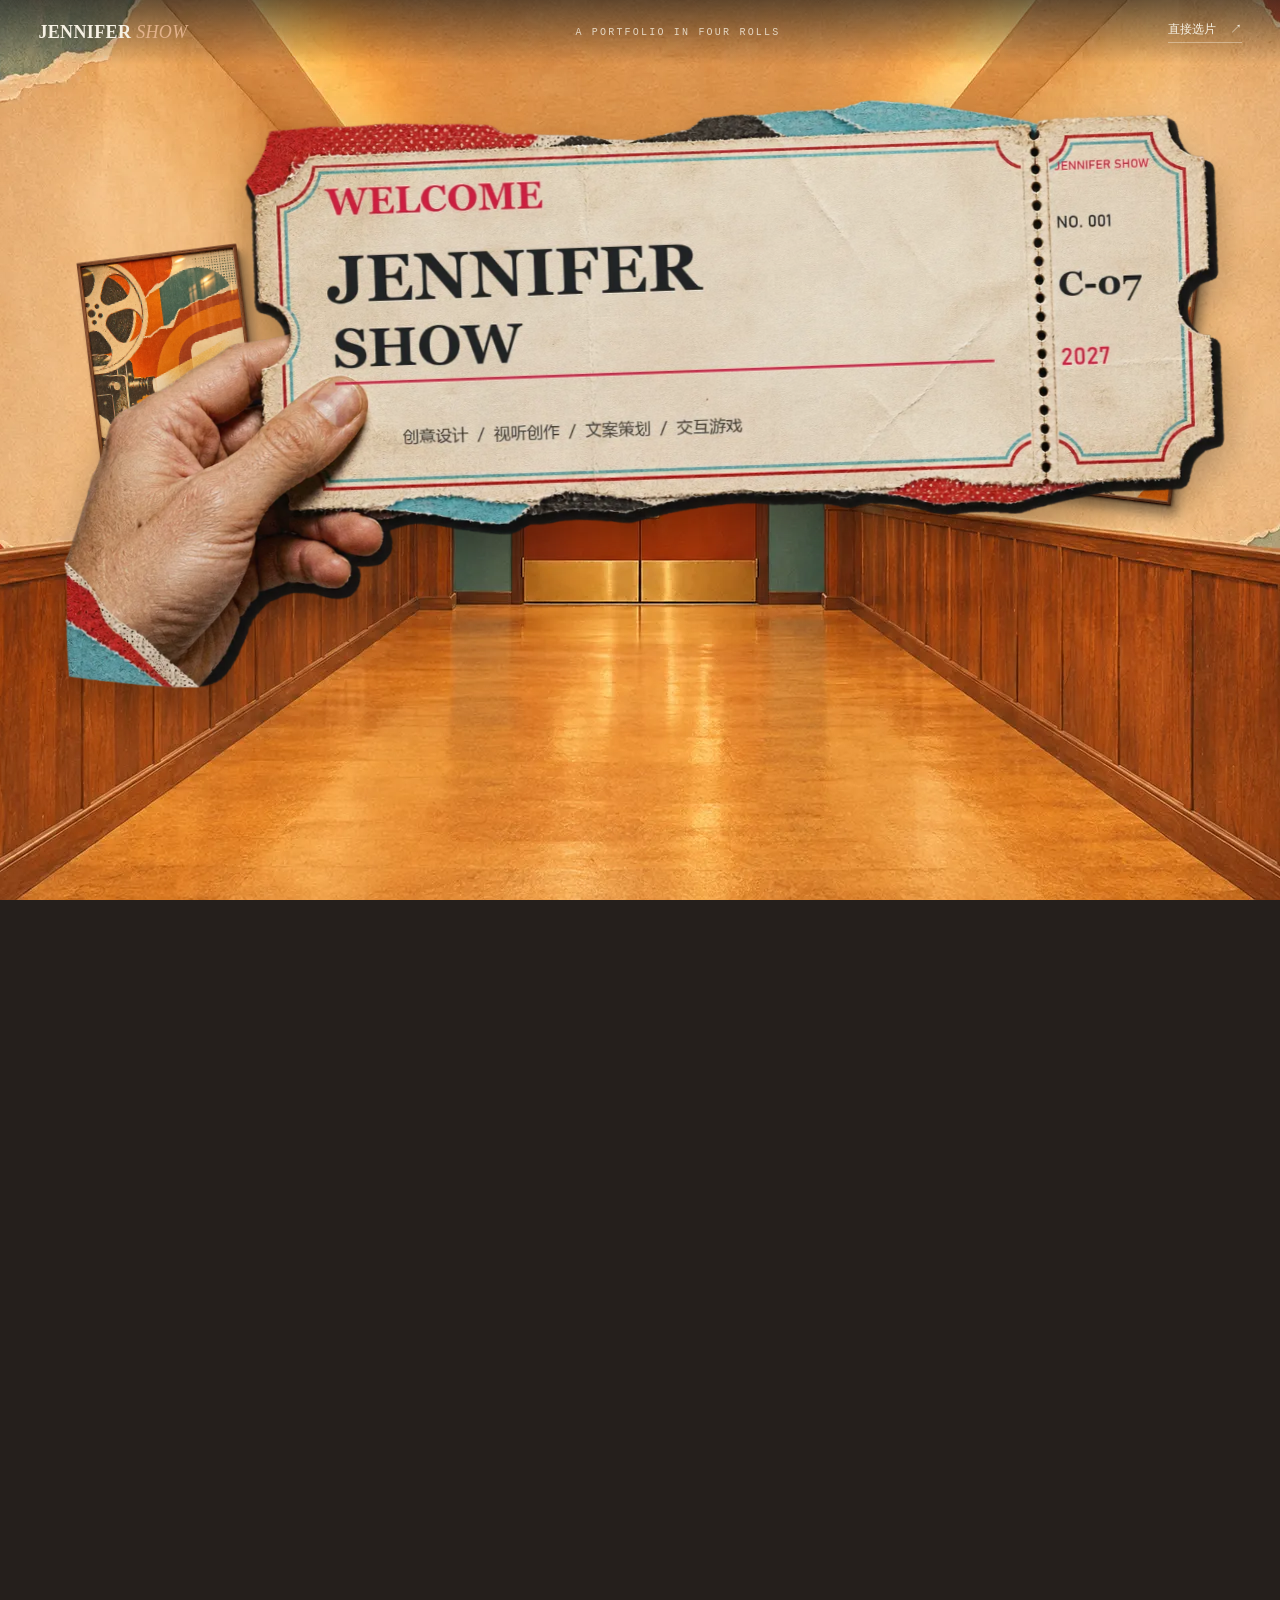
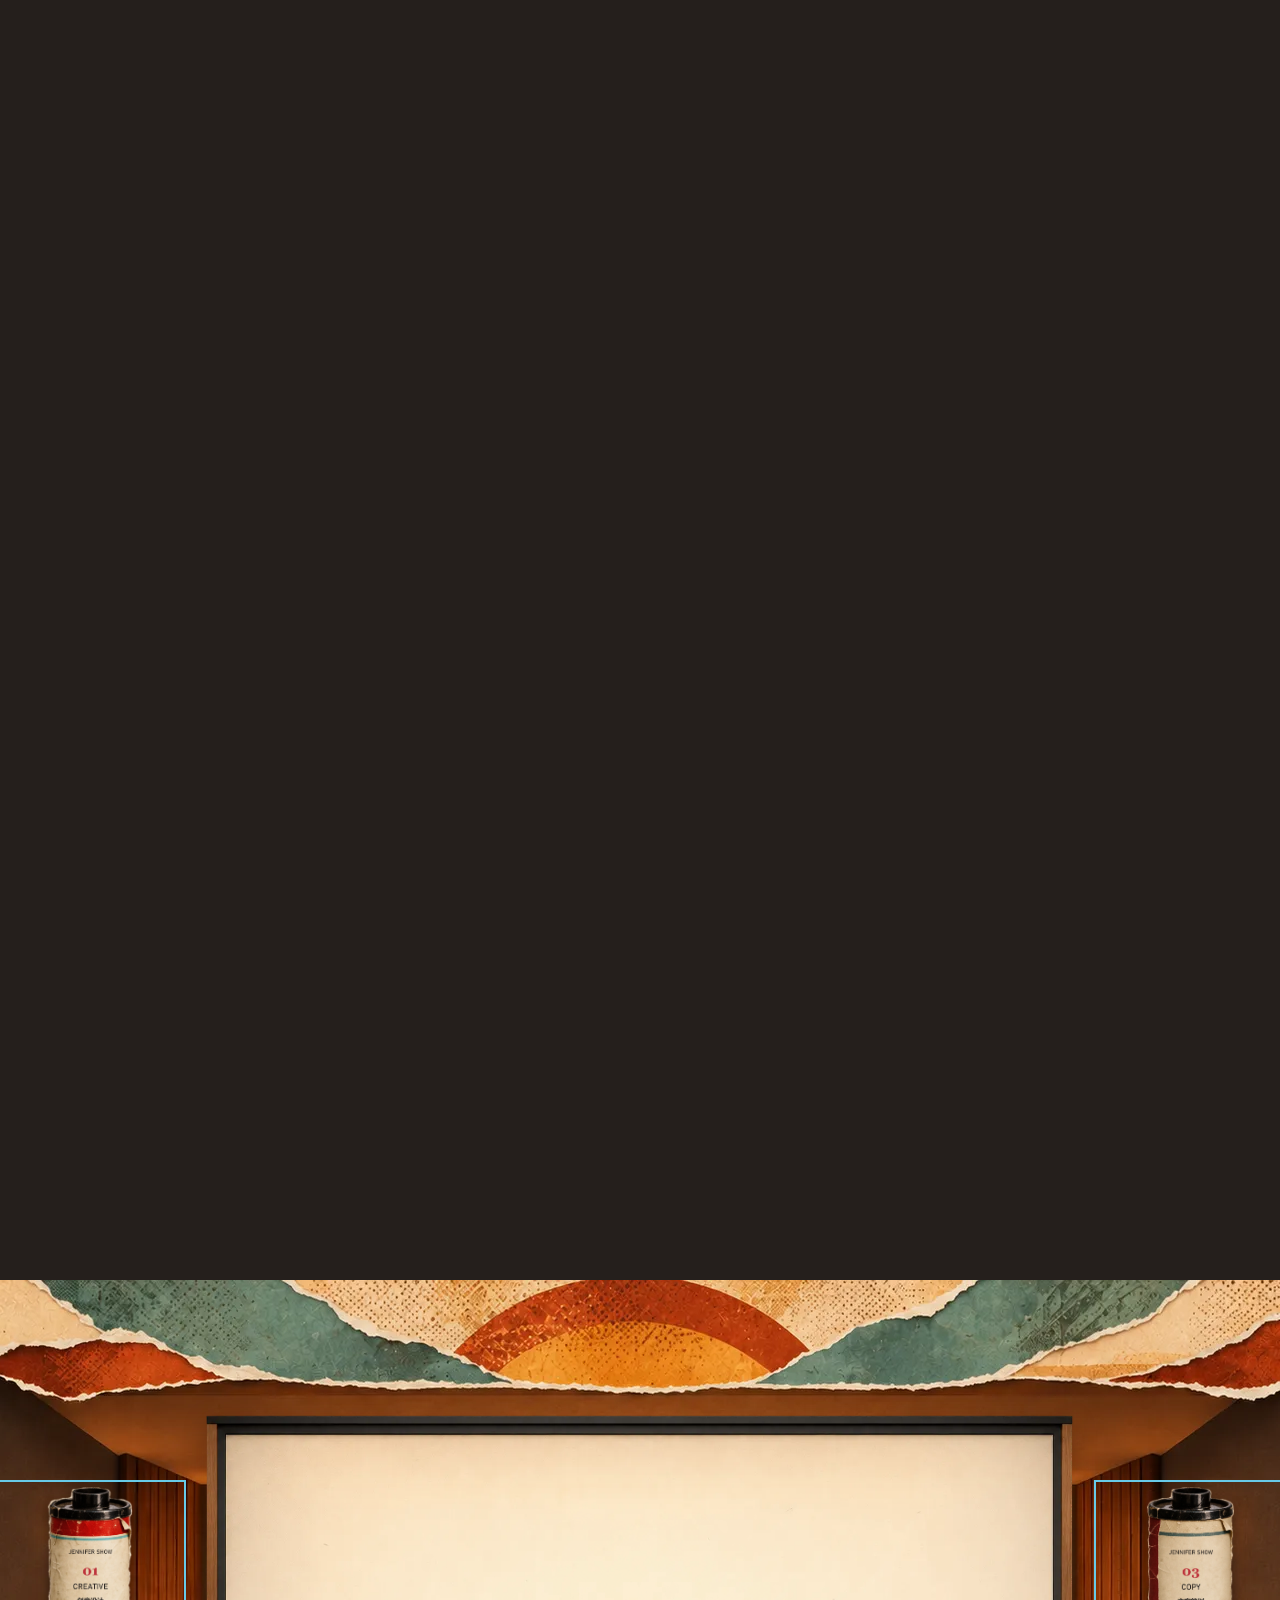
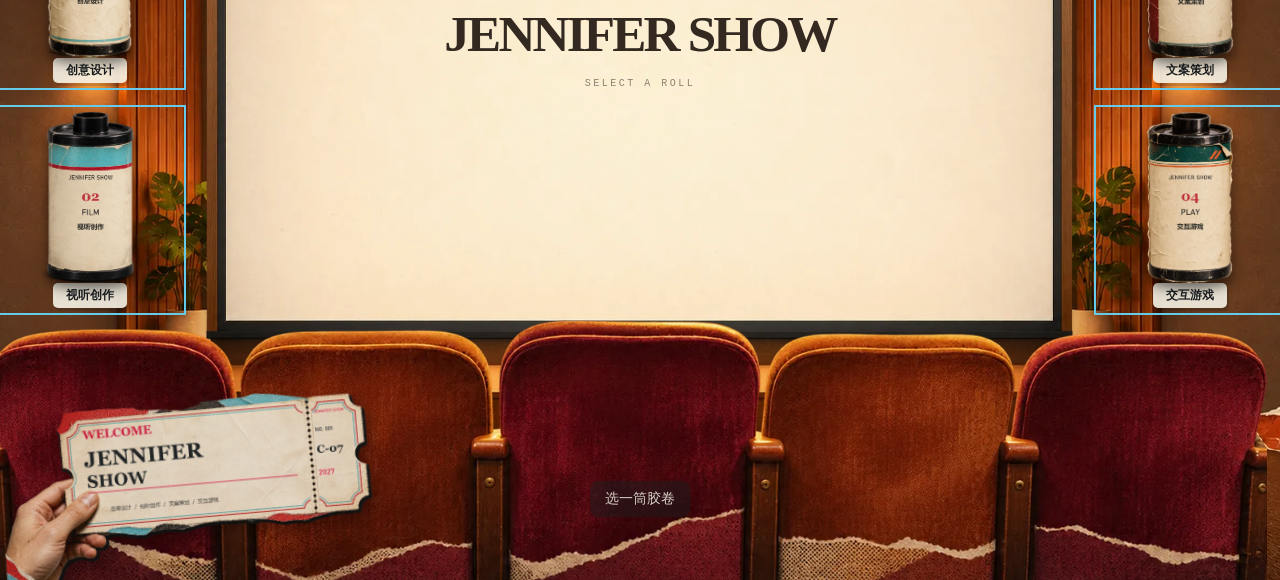
<file: index.html>
<!doctype html>
<html lang="zh-CN">
<head>
  <meta charset="utf-8">
  <meta name="viewport" content="width=device-width,initial-scale=1,viewport-fit=cover">
  <meta name="robots" content="noindex,nofollow">
  <meta name="theme-color" content="#251f1c">
  <meta name="description" content="Jennifer Show：一场可亲自走入、选片和翻阅的作品展。">
  <title>Jennifer Show｜影院作品集</title>
  <link rel="preload" as="image" href="assets__corridor.webp">
  <link rel="preload" as="image" href="assets__ticket.webp">
  <link rel="stylesheet" href="style.css">
  <link rel="stylesheet" href="content.css">
  <script defer src="portfolio-data.js"></script>
  <script defer src="app.js"></script>
</head>
<body>
  <header class="sitebar">
    <a class="brand" href="#top" aria-label="Jennifer Show，回到开场">JENNIFER <em>SHOW</em></a>
    <span class="sitebar-label">A PORTFOLIO IN FOUR ROLLS</span>
    <a class="skip-link" href="#cinema">直接选片 <span aria-hidden="true">↗</span></a>
  </header>

  <main id="top">
    <section id="intro" class="intro" aria-label="入场走廊">
      <div class="intro-stage">
        <img class="corridor-bg" src="assets__corridor.webp" alt="通往影院的暖色拼贴走廊">
        <img class="corridor-poster poster-left" src="assets__poster.webp" alt="" aria-hidden="true">
        <img class="corridor-poster poster-right" src="assets__poster.webp" alt="" aria-hidden="true">
        <img class="corridor-door" src="assets__doorframe.webp" alt="" aria-hidden="true">
        <img class="opening-ticket" src="assets__ticket.webp" alt="一只手举起写有 Welcome、Jennifer Show 的电影票">
        <div class="intro-hint" id="introHint" aria-live="polite">向上滑动，继续入场 <span aria-hidden="true">↑</span></div>
        <div class="cinema-glimpse" aria-hidden="true">
          <img class="glimpse-room" src="assets__room.webp" alt="">
          <img class="glimpse-screen" src="assets__screen.webp" alt="">
          <img class="glimpse-seats" src="assets__seats.webp" alt="">
        </div>
        <div class="curtain-pair" aria-hidden="true">
          <img class="curtain curtain-left" src="assets__curtain.webp" alt="">
          <img class="curtain curtain-right" src="assets__curtain.webp" alt="">
        </div>
      </div>
    </section>

    <section id="cinema" class="cinema" aria-label="选择作品胶卷">
      <img class="room-layer" src="assets__room.webp" alt="温暖的拼贴风格影院">
      <img class="screen-layer" src="assets__screen.webp" alt="" aria-hidden="true">
      <div class="screen-message" aria-hidden="true"><strong>JENNIFER SHOW</strong><small>SELECT A ROLL</small></div>
      <div class="canister-grid" aria-label="作品类别">
        <button class="roll roll-creative" type="button" data-roll="creative" aria-label="打开创意设计胶卷">
          <img src="assets__canister-creative.webp" alt=""><span>创意设计</span>
        </button>
        <button class="roll roll-audiovisual" type="button" data-roll="audiovisual" aria-label="打开视听创作胶卷">
          <img src="assets__canister-audiovisual.webp" alt=""><span>视听创作</span>
        </button>
        <button class="roll roll-copy" type="button" data-roll="copy" aria-label="打开文案策划胶卷">
          <img src="assets__canister-copy.webp" alt=""><span>文案策划</span>
        </button>
        <button class="roll roll-interactive" type="button" data-roll="interactive" aria-label="打开交互游戏胶卷">
          <img src="assets__canister-interactive.webp" alt=""><span>交互游戏</span>
        </button>
      </div>
      <img class="seats-layer" src="assets__seats.webp" alt="" aria-hidden="true">
      <img class="ticket-layer" src="assets__ticket.webp" alt="" aria-hidden="true">
      <div id="cinemaHint" class="cinema-hint" aria-live="polite">选一筒胶卷</div>
    </section>
  </main>

  <div id="viewer" class="viewer" role="dialog" aria-modal="true" aria-label="作品胶片" hidden>
    <div class="viewer-top"><span>JENNIFER SHOW</span><span id="rollLabel">ROLL 01</span><button id="closeViewer" type="button" aria-label="关闭作品，回到影院">×</button></div>
    <div class="film-system">
      <div class="filmstrip" aria-hidden="true"></div>
      <div class="work-window"><div id="workTrack" class="work-track"></div></div>
      <div class="reel-assembly" aria-hidden="true"><img id="activeCanister" src="assets__canister-creative.webp" alt=""><span class="spindle"></span></div>
    </div>
    <div class="viewer-controls">
      <button id="prevWork" type="button" aria-label="上一部作品">←</button>
      <span id="workCounter" aria-live="polite">01 / 02</span>
      <button id="nextWork" type="button" aria-label="下一部作品">→</button>
    </div>
    <div id="viewerHint" class="viewer-hint" aria-live="polite">左右切换 · 向下阅读</div>
  </div>
</body>
</html>
</file>
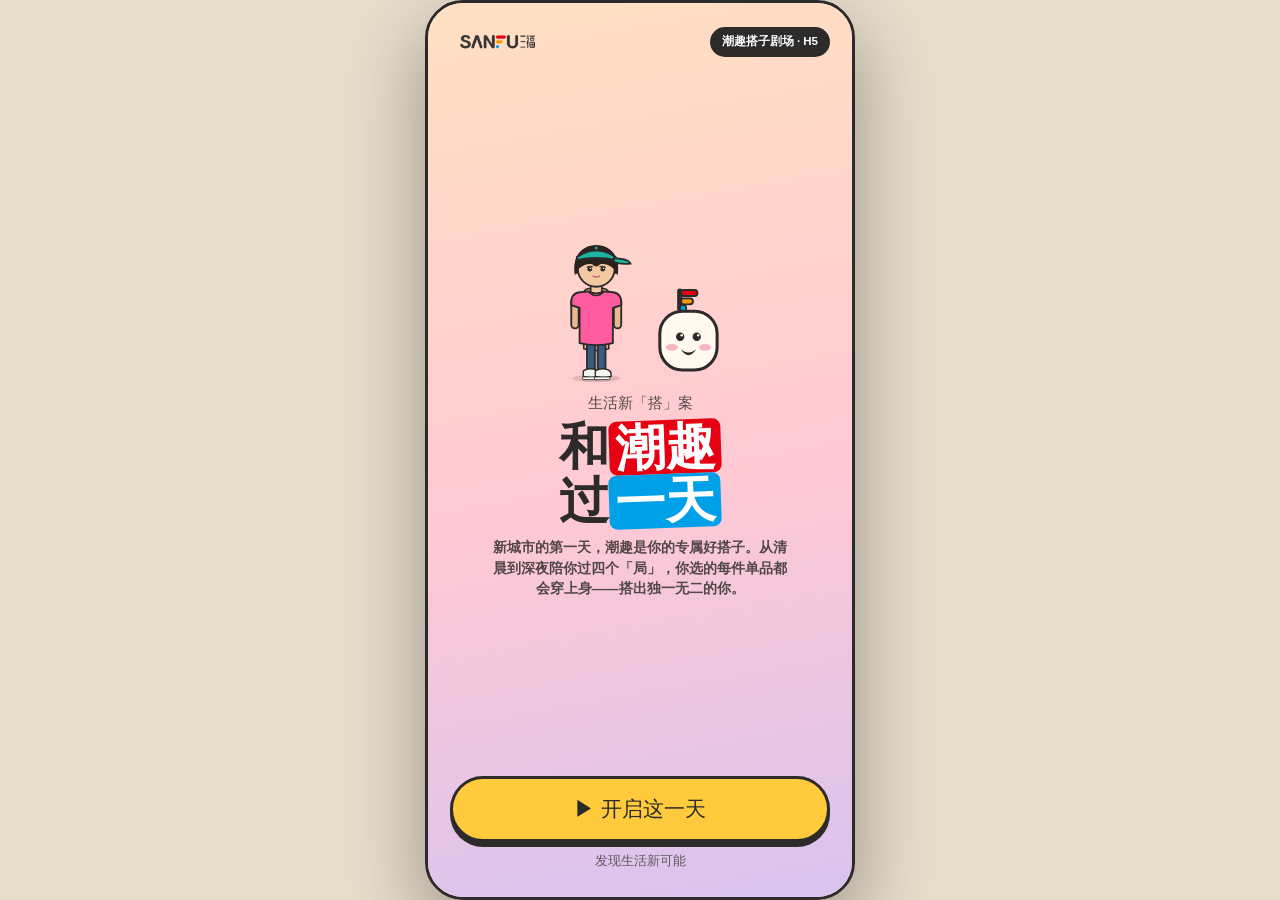
<file: sanfu.html>
<!DOCTYPE html>
<html lang="zh-CN">
<head>
<meta name="robots" content="noindex,nofollow">
<meta charset="UTF-8">
<meta name="viewport" content="width=device-width, initial-scale=1.0, maximum-scale=1.0, user-scalable=no, viewport-fit=cover">
<title>和潮趣过一天 | 三福潮趣搭子剧场</title>
<script src="html2canvas.min.js"></script>
<style>
:root{
  --ink:#2c2b2a;--red:#E70012;--orange:#F39801;--blue:#00A0E8;
  --yellow:#FFCB3D;--pink:#EC8FA0;--teal:#19B5A2;
  --cream:#FBF3E4;--cream2:#FFF9F0;
  --display:'ZCOOL KuaiLe','PingFang SC','Microsoft YaHei',sans-serif;
  --num:'Fredoka','PingFang SC',sans-serif;
  --body:'PingFang SC','Microsoft YaHei',-apple-system,sans-serif;
}
*{margin:0;padding:0;box-sizing:border-box;-webkit-tap-highlight-color:transparent;}
html,body{height:100%;}
body{font-family:var(--body);background:#e7ddcb;color:var(--ink);display:flex;align-items:center;justify-content:center;overflow:hidden;line-height:1.55;}
#app{position:relative;width:100%;max-width:430px;height:100dvh;max-height:932px;background:var(--cream);overflow:hidden;box-shadow:0 30px 80px rgba(0,0,0,.35);display:flex;flex-direction:column;}
@media(min-width:480px){#app{border-radius:38px;border:3px solid var(--ink);}}
.screen{position:absolute;inset:0;display:none;flex-direction:column;}
.screen.active{display:flex;animation:fade .45s ease both;}
@keyframes fade{from{opacity:0;transform:translateY(10px);}to{opacity:1;transform:none;}}

.brandimg{display:inline-block;height:1em;width:auto;vertical-align:middle;}
.brand{display:inline-flex;align-items:center;gap:.32em;font-family:var(--num);font-weight:700;color:var(--ink);line-height:1;}
.brand .lf{position:relative;display:inline-block;width:.62em;height:1em;}
.brand .lf .stem{position:absolute;left:.02em;top:0;width:.19em;height:1em;background:var(--ink);border-radius:.1em;}
.brand .lf .b1{position:absolute;left:.16em;top:.04em;width:.46em;height:.21em;background:var(--red);border-radius:.11em;}
.brand .lf .b2{position:absolute;left:.16em;top:.4em;width:.36em;height:.21em;background:var(--orange);border-radius:.11em;}
.brand .lf .d{position:absolute;left:.12em;bottom:.01em;width:.23em;height:.23em;background:var(--blue);border-radius:50%;}
.brand .cn{font-family:var(--display);font-size:.72em;margin-left:.12em;opacity:.92;}

.btn{font-family:var(--display);border:3px solid var(--ink);border-radius:999px;padding:15px 26px;font-size:20px;cursor:pointer;background:var(--ink);color:#fff;box-shadow:0 5px 0 var(--ink);transition:transform .12s,box-shadow .12s;display:inline-flex;align-items:center;justify-content:center;gap:8px;}
.btn:active{transform:translateY(4px);box-shadow:0 1px 0 var(--ink);}
.btn.yellow{background:var(--yellow);color:var(--ink);}
.btn.ghost{background:#fff;color:var(--ink);}
.btn.blue{background:var(--blue);color:#fff;}

/* ---- mascot 潮趣 ---- */
.mascot{animation:bob 2.6s ease-in-out infinite;overflow:visible;}
@keyframes bob{0%,100%{transform:translateY(0);}50%{transform:translateY(-5px);}}
.mascot .arms,.mascot .cheeks,.mascot .sparks{display:none;}
.mascot .m-open,.mascot .m-big,.mascot .m-flat,.mascot .qmark{display:none;}
.mascot[data-mood="think"] .m-smile,.mascot[data-mood="happy"] .m-smile,.mascot[data-mood="excited"] .m-smile,.mascot[data-mood="cheer"] .m-smile{display:none;}
.mascot[data-mood="think"] .m-flat,.mascot[data-mood="think"] .qmark{display:block;}
.mascot[data-mood="happy"] .m-open,.mascot[data-mood="happy"] .cheeks{display:block;}
.mascot[data-mood="excited"] .m-big,.mascot[data-mood="excited"] .cheeks,.mascot[data-mood="excited"] .sparks{display:block;}
.mascot[data-mood="cheer"] .m-big,.mascot[data-mood="cheer"] .cheeks,.mascot[data-mood="cheer"] .sparks,.mascot[data-mood="cheer"] .arms{display:block;}
@keyframes tw{0%,100%{transform:scale(1) rotate(0);}50%{transform:scale(1.25) rotate(20deg);}}
.mascot .sparks *{animation:tw 1.1s ease-in-out infinite;transform-origin:center;}

/* ---- topbar ---- */
.topbar{display:flex;align-items:center;gap:9px;padding:13px 16px 7px;z-index:6;}
.dots{display:flex;gap:5px;}
.dot{width:8px;height:8px;border-radius:50%;border:2px solid var(--ink);background:#fff;transition:.3s;}
.dot.on{background:var(--red);}.dot.cur{background:var(--yellow);transform:scale(1.35);}
.sync{flex:1;display:flex;align-items:center;gap:6px;}
.sync .lab{font-family:var(--display);font-size:11px;white-space:nowrap;}
.sync .track{flex:1;height:10px;border:2px solid var(--ink);border-radius:999px;background:#fff;overflow:hidden;max-width:96px;}
.sync .fill{height:100%;width:0;background:linear-gradient(90deg,var(--orange),var(--red));border-radius:999px;transition:width .8s cubic-bezier(.2,.9,.3,1);}
.sync .pct{font-family:var(--num);font-weight:700;font-size:11px;width:32px;text-align:right;}
.sndbtn{width:34px;height:34px;border:2.5px solid var(--ink);border-radius:50%;background:#fff;font-size:15px;cursor:pointer;flex:0 0 auto;display:flex;align-items:center;justify-content:center;}

/* ---- scene (剧情大框：旁白置顶 / 人物居中 / 潮趣对话置底) ---- */
.scene{position:relative;height:clamp(244px,42vh,330px);margin:4px 12px 0;border:3px solid var(--ink);border-radius:22px;overflow:hidden;flex:0 0 auto;background:#cde;}
.scenebg{position:absolute;inset:0;width:100%;height:100%;}
.chip-t{position:absolute;top:9px;left:11px;font-family:var(--num);font-weight:700;font-size:12px;background:rgba(255,255,255,.92);border:2px solid var(--ink);border-radius:999px;padding:3px 10px;z-index:8;}
.chip-p{position:absolute;top:9px;right:11px;font-size:12px;font-weight:800;background:rgba(255,255,255,.92);border:2px solid var(--ink);border-radius:999px;padding:3px 10px;z-index:8;}
.chars{position:absolute;inset:0;z-index:4;}
.you{position:absolute;bottom:4px;left:50%;transform:translateX(-40%);height:71%;}
.you svg{height:100%;width:auto;overflow:visible;}
.buddy{position:absolute;bottom:6px;left:2%;height:43%;}
.buddy svg{height:100%;width:auto;}
.equip-pop{animation:eq .5s cubic-bezier(.34,1.56,.64,1) both;transform-origin:center;}
@keyframes eq{0%{transform:scale(0) rotate(-12deg);opacity:0;}100%{transform:scale(1) rotate(0);opacity:1;}}
/* 旁白：场景顶部说明框 */
.scene-narr{position:absolute;top:38px;left:9px;right:9px;z-index:6;background:rgba(38,37,36,.84);color:#fff;border-radius:12px;padding:6px 11px;font-size:11.5px;font-weight:600;line-height:1.4;max-height:30%;overflow-y:auto;box-shadow:0 3px 12px rgba(0,0,0,.28);-webkit-overflow-scrolling:touch;}
.scene-narr:empty{display:none;}
.scene-narr::-webkit-scrollbar{width:0;}

/* ---- 潮趣对话（场景下方，气泡尖角指向上方场景里的潮趣） ---- */
.talk{flex:0 0 auto;padding:8px 14px 0;}
.bubble{position:relative;background:#fff;border:3px solid var(--ink);border-radius:16px;padding:8px 13px;font-size:13.5px;font-weight:600;line-height:1.5;min-height:24px;max-height:88px;overflow-y:auto;box-shadow:0 4px 0 rgba(44,43,42,.16);}
.bubble:empty{display:none;}
.bubble::-webkit-scrollbar{width:0;}
.bubble::before{content:"";position:absolute;left:26px;top:-11px;width:16px;height:16px;background:#fff;border-left:3px solid var(--ink);border-top:3px solid var(--ink);transform:rotate(45deg);}
.bubble .who{font-family:var(--display);color:var(--red);font-size:12px;display:inline-block;margin-bottom:1px;}

/* ---- panel ---- */
.panel{flex:1;min-height:0;overflow-y:auto;padding:4px 14px 16px;display:flex;flex-direction:column;-webkit-overflow-scrolling:touch;}
.panel::-webkit-scrollbar{width:0;}
.optwrap{flex:0 0 auto;padding:6px 3px 2px;}
.prompt{font-family:var(--display);font-size:13.5px;text-align:center;margin:3px 0 4px;opacity:.85;line-height:1.35;}
.opts{display:flex;gap:9px;overflow-x:auto;overflow-y:visible;flex-wrap:nowrap;padding:9px 2px 8px;scroll-snap-type:x proximity;-webkit-overflow-scrolling:touch;scrollbar-width:none;}
.opts::-webkit-scrollbar{height:0;}
.opt{flex:0 0 auto;width:106px;scroll-snap-align:start;border:3px solid var(--ink);border-radius:16px;background:#fff;padding:11px 8px;text-align:center;cursor:pointer;box-shadow:0 5px 0 var(--ink);transition:transform .12s,box-shadow .12s;animation:pop .4s both;}
.opt:active{transform:translateY(4px);box-shadow:0 1px 0 var(--ink);}
.opt.dim{opacity:.32;filter:grayscale(.6);}
.opt.sel{background:var(--yellow);}
@keyframes pop{from{opacity:0;transform:scale(.9);}to{opacity:1;transform:none;}}
.opt .oe{font-size:30px;height:38px;display:flex;align-items:center;justify-content:center;}
.opt .oe img{max-height:38px;max-width:46px;}
.opt .oe svg{height:100%;width:auto;max-width:54px;}
.opt .on{font-family:var(--display);font-size:15px;margin-top:3px;}
.opt:nth-child(2){animation-delay:.06s;}.opt:nth-child(3){animation-delay:.12s;}.opt:nth-child(4){animation-delay:.18s;}
.wardrobe .opt{width:84px;padding:8px 5px;}
.wardrobe .opt .oe{font-size:24px;height:42px;}
.wardrobe .opt .oe svg{max-width:52px;}
.wardrobe .opt .on{font-size:12.5px;margin-top:2px;line-height:1.2;}
.btn:disabled{opacity:.45;box-shadow:0 5px 0 var(--ink);cursor:not-allowed;}
.subtabs{display:flex;gap:7px;justify-content:flex-start;margin-bottom:6px;overflow-x:auto;flex-wrap:nowrap;padding:5px 2px 6px;scrollbar-width:none;position:sticky;top:0;z-index:6;background:var(--cream);}
.subtabs::-webkit-scrollbar{display:none;}
.subtab{font-family:var(--display);font-size:13.5px;border:2.5px solid var(--ink);border-radius:999px;padding:6px 13px;background:#fff;cursor:pointer;position:relative;flex:0 0 auto;white-space:nowrap;}
.subtab.on{background:var(--ink);color:#fff;}
.subtab .dotok{position:absolute;top:-6px;right:-6px;width:17px;height:17px;border-radius:50%;background:var(--red);color:#fff;font-size:10px;display:none;align-items:center;justify-content:center;border:2px solid #fff;font-weight:900;}
.subtab.done .dotok{display:flex;}
.whack-hud{display:flex;justify-content:space-between;font-family:var(--num);font-weight:700;font-size:17px;margin:8px 6px 4px;}
.whack-grid{display:grid;grid-template-columns:repeat(3,1fr);gap:9px;margin:4px auto;max-width:282px;}
.hole{aspect-ratio:1;background:#caa06b;border:3px solid var(--ink);border-radius:14px;display:flex;align-items:flex-end;justify-content:center;overflow:hidden;position:relative;cursor:pointer;box-shadow:inset 0 -9px 0 rgba(0,0,0,.18);}
.hole .mole{font-size:34px;line-height:1;transform:translateY(115%);transition:transform .13s cubic-bezier(.34,1.56,.64,1);}
.hole.up .mole{transform:translateY(8%);}
.chosen{display:flex;align-items:center;justify-content:center;gap:8px;background:#fff;border:3px solid var(--ink);border-radius:14px;padding:9px;font-weight:700;font-size:14px;animation:pop .3s both;}
.chosen .ce{font-size:22px;}
.tapnote{text-align:center;font-size:11px;opacity:.5;margin-top:7px;font-weight:600;}
.cont{flex:0 0 auto;margin-top:4px;padding-top:5px;border-top:2px dashed rgba(44,43,42,.16);background:var(--cream);}.cont .btn{width:100%;font-size:16px;padding:9px 18px;box-shadow:0 4px 0 var(--ink);}.cont .btn:active{box-shadow:0 1px 0 var(--ink);}

/* ---- intro ---- */
#intro{justify-content:space-between;padding:24px 22px 26px;background:linear-gradient(170deg,#FFE0C2,#FFC9D4 55%,#D9C3F0);}
.intro-top{display:flex;justify-content:space-between;align-items:center;}
.intro-top .brand{font-size:21px;}
.intro-top .brandimg{height:28px;}
.itag{background:var(--ink);color:#fff;border-radius:999px;padding:6px 12px;font-size:11.5px;font-weight:800;}
.intro-mid{flex:1;display:flex;flex-direction:column;align-items:center;justify-content:center;gap:5px;text-align:center;}
.intro-cast{display:flex;align-items:flex-end;gap:4px;height:150px;margin-bottom:4px;}
.intro-cast .you{position:static;transform:none;height:148px;}
.intro-cast .buddy{position:static;height:98px;}
.kick{font-family:var(--display);font-size:15px;opacity:.8;}
.htitle{font-family:var(--display);font-size:clamp(38px,11.5vw,50px);line-height:1.08;}
.htitle .hl{background:var(--red);color:#fff;padding:0 .12em;border-radius:.16em;display:inline-block;transform:rotate(-2deg);}
.htitle .hl.b{background:var(--blue);}
.hsub{font-size:13.5px;font-weight:600;opacity:.82;max-width:300px;margin-top:5px;}
.intro-bottom{display:flex;flex-direction:column;gap:9px;}
.intro-bottom .btn{width:100%;font-size:21px;padding:16px;}
.slogan{text-align:center;font-family:var(--display);font-size:13px;opacity:.7;}

/* ---- finale ---- */
#finale{padding:0;}
.fin-scroll{flex:1;overflow-y:auto;padding:16px 14px 10px;}
.stagecard{border:3.5px solid var(--ink);border-radius:24px 24px 0 0;overflow:hidden;position:relative;height:300px;}
.stagecard .scenebg{position:absolute;inset:0;}
.spotlight{position:absolute;left:50%;top:-30px;transform:translateX(-50%);width:230px;height:330px;background:radial-gradient(ellipse at top,rgba(255,255,255,.85),rgba(255,255,255,0) 70%);z-index:2;}
.stagecard .you{position:absolute;bottom:8px;left:50%;transform:translateX(-50%);height:268px;z-index:3;}
.stagecard .ped{position:absolute;bottom:0;left:50%;transform:translateX(-50%);width:170px;height:26px;background:var(--ink);border-radius:50% 50% 0 0/100% 100% 0 0;z-index:2;opacity:.25;}
#card{border:3.5px solid var(--ink);border-top:none;border-radius:0 0 24px 24px;background:var(--cream2);padding:16px 16px 18px;position:relative;}
.rep-tag{display:inline-flex;align-items:center;gap:5px;background:#fff;border:2.5px solid var(--ink);padding:4px 12px;border-radius:999px;font-size:12px;font-weight:800;}
.persona{display:flex;align-items:center;gap:11px;margin-top:9px;}
.persona .pemo{font-size:44px;filter:drop-shadow(0 4px 0 rgba(0,0,0,.12));}
.persona .pn{font-family:var(--display);font-size:28px;line-height:1.05;display:block;}
.persona .pwho{font-size:12.5px;font-weight:700;opacity:.7;display:block;margin-top:3px;}
.persona .pwho:empty{display:none;}
.ptag{font-size:13px;font-weight:700;opacity:.8;margin-top:6px;}
.synrow{display:flex;align-items:center;gap:9px;margin-top:13px;}
.synrow .sl{font-family:var(--display);font-size:13px;white-space:nowrap;}
.synrow .st{flex:1;height:14px;border:2.5px solid var(--ink);border-radius:999px;background:#fff;overflow:hidden;}
.synrow .sf{height:100%;width:0;background:linear-gradient(90deg,var(--orange),var(--red));border-radius:999px;transition:width 1s cubic-bezier(.2,.9,.3,1);}
.kwchip{font-family:var(--display);font-size:11.5px;background:var(--ink);color:#fff;border-radius:999px;padding:3px 10px;white-space:nowrap;}
.gear{margin-top:13px;}
.gear-h{font-family:var(--display);font-size:13px;opacity:.7;margin-bottom:7px;}
.gear-grid{display:grid;grid-template-columns:1fr 1fr;gap:7px;}
.gc{border:2.5px solid var(--ink);border-radius:12px;padding:7px 8px;display:flex;align-items:center;gap:7px;background:#fff;}
.gc .gk{width:21px;height:21px;border-radius:6px;flex:0 0 auto;display:flex;align-items:center;justify-content:center;color:#fff;font-family:var(--display);font-size:11px;border:2px solid var(--ink);}
.gc .gemo{font-size:18px;display:flex;align-items:center;justify-content:center;height:24px;width:24px;flex:0 0 auto;}.gc .gemo img{max-height:20px;max-width:24px;}.gc .gemo svg{height:24px;width:auto;}
.gc .gn{font-size:12.5px;font-weight:700;white-space:nowrap;overflow:hidden;text-overflow:ellipsis;}
.fquote{margin-top:13px;background:var(--ink);color:#fff;border-radius:14px;padding:11px 13px;font-size:12.5px;font-weight:600;line-height:1.6;display:flex;gap:9px;}
.fquote .mascot{flex:0 0 auto;animation:none;}
.fquote .qm{font-family:var(--display);color:var(--yellow);font-size:12.5px;display:block;margin-bottom:2px;}
.card-foot{margin-top:13px;display:flex;align-items:center;justify-content:space-between;border-top:2.5px dashed rgba(44,43,42,.3);padding-top:11px;}
.card-foot .brand{font-size:16px;}.card-foot .brandimg{height:24px;}.card-foot .sg{font-family:var(--display);font-size:10.5px;opacity:.7;text-align:right;line-height:1.3;}
.fin-ctrl{display:flex;gap:9px;padding:9px 14px calc(13px + env(safe-area-inset-bottom));}
.fin-ctrl .btn{font-size:16px;padding:13px;white-space:nowrap;}
#againBtn{flex:1;}#saveBtn{flex:1.2;}
.confetti{position:absolute;width:10px;height:15px;top:-20px;z-index:30;animation:fall linear forwards;}
@keyframes fall{to{transform:translateY(120vh) rotate(720deg);opacity:.9;}}
::-webkit-scrollbar{width:0;}
/* scene anim helpers */
.tw-star{animation:twk 1.6s ease-in-out infinite;}@keyframes twk{0%,100%{opacity:.25;}50%{opacity:1;}}
.steam{animation:stm 2.4s ease-in-out infinite;}@keyframes stm{0%{opacity:0;transform:translateY(4px);}50%{opacity:.7;}100%{opacity:0;transform:translateY(-10px);}}
.sway{animation:swy 3s ease-in-out infinite;transform-origin:bottom center;}@keyframes swy{0%,100%{transform:rotate(-3deg);}50%{transform:rotate(3deg);}}
.glow{animation:glw 3s ease-in-out infinite;}@keyframes glw{0%,100%{opacity:.6;}50%{opacity:1;}}

/* ---- option tap feedback ---- */
.opt{position:relative;}
@keyframes optTap{0%{transform:scale(1);}28%{transform:scale(.9);}60%{transform:scale(1.07);}100%{transform:scale(1);}}
.opt.tapped{animation:optTap .42s ease;}
.opt.sel{background:var(--yellow);box-shadow:0 0 0 4px rgba(255,203,61,.55),0 5px 0 var(--ink);}
.opt .check{position:absolute;top:-9px;right:-9px;width:26px;height:26px;border-radius:50%;background:var(--red);color:#fff;border:2.5px solid var(--ink);display:none;align-items:center;justify-content:center;font-size:14px;font-weight:900;}
.opt.sel .check{display:flex;animation:pop .3s both;}
.spark{position:absolute;font-size:15px;pointer-events:none;z-index:50;animation:spk .6s ease-out forwards;}
@keyframes spk{0%{transform:translate(-50%,-50%) scale(.4);opacity:1;}100%{transform:translate(calc(-50% + var(--dx)),calc(-50% + var(--dy))) scale(1.3);opacity:0;}}

/* ---- character creator ---- */
#creator{padding:0 0 14px;background:linear-gradient(170deg,#FFE9D2,#FFE0EC 60%,#E7DBF5);overflow-y:auto;}
#creator .topbar{justify-content:space-between;padding:14px 16px 6px;position:sticky;top:0;background:linear-gradient(170deg,#FFE9D2,#FFE9D2);z-index:5;}
.back{width:36px;height:36px;border:2.5px solid var(--ink);border-radius:50%;background:#fff;font-size:18px;cursor:pointer;display:flex;align-items:center;justify-content:center;}
.cretitle{font-family:var(--display);font-size:20px;}
.cre-preview{flex:0 0 auto;display:flex;align-items:center;justify-content:center;}
.cre-preview .you{position:static;transform:none;height:min(26vh,200px);}
.cre-opts{padding:0 18px;display:flex;flex-direction:column;gap:8px;}
.cre-row{display:flex;align-items:center;gap:9px;flex-wrap:wrap;}
.cre-lab{font-family:var(--display);font-size:14px;width:38px;flex:0 0 auto;}
.nameinput{flex:1;min-width:0;font-family:var(--display);font-size:16px;border:2.5px solid var(--ink);border-radius:12px;padding:9px 13px;background:#fff;color:var(--ink);outline:none;box-shadow:0 3px 0 rgba(44,43,42,.12);}
.nameinput::placeholder{color:#b3a89a;}
.nameinput:focus{box-shadow:0 0 0 3px var(--yellow),0 3px 0 rgba(44,43,42,.12);}
.rnd{font-family:var(--display);font-size:13px;border:2.5px solid var(--ink);border-radius:999px;padding:6px 12px;background:var(--blue);color:#fff;cursor:pointer;margin-left:auto;}
.rnd:active{transform:scale(.94);}
.swatches,.styles{display:flex;gap:8px;flex-wrap:wrap;}
.swatch{width:33px;height:33px;border-radius:50%;border:3px solid var(--ink);cursor:pointer;transition:transform .12s;}
.swatch.on{transform:scale(1.18);box-shadow:0 0 0 3px var(--yellow);}
.style-b{font-family:var(--display);font-size:13px;border:2.5px solid var(--ink);border-radius:999px;padding:5px 12px;background:#fff;cursor:pointer;transition:.12s;}
.style-b.on{background:var(--yellow);}
.flyer{position:absolute;font-size:30px;z-index:60;transform:translate(-50%,-50%) scale(1.25);transition:left .55s cubic-bezier(.5,-.25,.3,1),top .55s cubic-bezier(.5,-.25,.3,1),transform .55s,opacity .55s ease-in;pointer-events:none;}
.flyer img{max-height:34px;}
.flyer svg{height:40px;width:auto;}
.scene .you svg,.cre-preview .you svg{animation:bob 3.4s ease-in-out infinite;}
#creGo{margin:16px 20px 0;width:calc(100% - 40px);font-size:20px;padding:15px;}

/* ---- finale CTA ---- */
.cta{display:flex;align-items:center;justify-content:center;gap:8px;margin:12px 2px 4px;padding:14px;border:3px solid var(--ink);border-radius:18px;background:var(--red);color:#fff;font-family:var(--display);font-size:16px;cursor:pointer;box-shadow:0 5px 0 var(--ink);transition:transform .12s,box-shadow .12s;animation:ctapulse 2s ease-in-out infinite;}
.cta:active{transform:translateY(4px);box-shadow:0 1px 0 var(--ink);}
@keyframes ctapulse{0%,100%{box-shadow:0 5px 0 var(--ink);}50%{box-shadow:0 5px 0 var(--ink),0 0 0 6px rgba(231,0,18,.18);}}
#stageBanner{position:absolute;left:50%;top:44%;transform:translate(-50%,-50%);z-index:8;pointer-events:none;opacity:0;white-space:nowrap;font-family:var(--display);font-size:22px;color:#fff;background:var(--ink);border:3px solid #fff;border-radius:14px;padding:8px 20px;box-shadow:0 6px 0 rgba(0,0,0,.25);}
#stageBanner.show{animation:banner 1.15s ease both;}
@keyframes banner{0%{opacity:0;transform:translate(-50%,-50%) scale(.7);}18%{opacity:1;transform:translate(-50%,-50%) scale(1.06);}30%{transform:translate(-50%,-50%) scale(1);}78%{opacity:1;}100%{opacity:0;transform:translate(-50%,-58%) scale(1);}}
/* ---- 开衣柜动画 ---- */
.closet{position:absolute;inset:0;z-index:45;perspective:1500px;pointer-events:none;overflow:hidden;}
.cl-top{position:absolute;top:46%;left:50%;transform:translate(-50%,-50%);z-index:3;font-family:var(--display);font-size:17px;color:#fff;background:var(--ink);border:3px solid #fff;border-radius:999px;padding:8px 18px;white-space:nowrap;opacity:0;box-shadow:0 5px 0 rgba(0,0,0,.25);animation:clLabel 1.5s ease forwards;}
.cl-door{position:absolute;top:0;height:100%;width:50%;box-sizing:border-box;border:3px solid var(--ink);display:flex;align-items:center;justify-content:center;backface-visibility:hidden;background:repeating-linear-gradient(90deg,#c79256 0 17px,#bb8049 17px 19px);box-shadow:inset 0 0 40px rgba(0,0,0,.18);}
.cl-door::before{content:"";position:absolute;inset:14px;border:2.5px solid rgba(44,43,42,.35);border-radius:10px;}
.cl-l{left:0;transform-origin:left center;animation:doorL 1.05s .35s cubic-bezier(.6,.02,.3,1) forwards;}
.cl-r{right:0;transform-origin:right center;animation:doorR 1.05s .35s cubic-bezier(.6,.02,.3,1) forwards;}
@keyframes doorL{from{transform:rotateY(0);}to{transform:rotateY(-115deg);}}
@keyframes doorR{from{transform:rotateY(0);}to{transform:rotateY(115deg);}}
.cl-rack{font-size:30px;letter-spacing:5px;z-index:2;filter:drop-shadow(0 2px 0 rgba(0,0,0,.18));}
.cl-knob{position:absolute;top:50%;transform:translateY(-50%);width:14px;height:14px;border-radius:50%;background:var(--yellow);border:2.5px solid var(--ink);z-index:2;}
.cl-l .cl-knob{right:9px;}.cl-r .cl-knob{left:9px;}
@keyframes clLabel{0%{opacity:0;transform:translate(-50%,-50%) scale(.7);}22%{opacity:1;transform:translate(-50%,-50%) scale(1.05);}34%{transform:translate(-50%,-50%) scale(1);}72%{opacity:1;}100%{opacity:0;transform:translate(-50%,-58%) scale(1);}}

/* ---- 全身搭配展示弹窗 ---- */
.reveal{position:absolute;inset:0;z-index:60;display:none;align-items:center;justify-content:center;background:rgba(20,18,16,.62);padding:18px;}
.reveal.show{display:flex;animation:fade .3s ease both;}
.reveal-card{background:var(--cream2);border:3.5px solid var(--ink);border-radius:24px;padding:16px 16px 18px;width:100%;max-width:340px;max-height:94%;overflow-y:auto;box-shadow:0 18px 54px rgba(0,0,0,.42);text-align:center;animation:revealPop .55s cubic-bezier(.34,1.56,.64,1) both;}
.reveal-card::-webkit-scrollbar{width:0;}
@keyframes revealPop{0%{transform:scale(.82) translateY(22px);opacity:0;}100%{transform:none;opacity:1;}}
.reveal-title{font-family:var(--display);font-size:22px;}
.reveal-sub{font-size:12.5px;font-weight:600;opacity:.72;margin-top:3px;}
.reveal-you{height:min(40vh,250px);margin:8px 0 4px;display:flex;align-items:flex-end;justify-content:center;}
.reveal-you .you{position:static;transform:none;height:100%;}
.reveal-you .you svg{height:100%;width:auto;}
.reveal-gear{display:flex;flex-wrap:wrap;gap:6px;justify-content:center;margin:6px 0 13px;}
.reveal-gear .rg{display:inline-flex;align-items:center;gap:5px;background:#fff;border:2px solid var(--ink);border-radius:999px;padding:3px 11px 3px 6px;font-size:11.5px;font-weight:700;}
.reveal-gear .rg svg{height:18px;width:auto;}
.reveal-gear .rg img{height:16px;}
.reveal-card .btn{width:100%;font-size:18px;}



/* ===== 📷 开场拍脸：跨次元入口 ===== */
#facescreen{background:var(--cream);}
.fc-stage{flex:1 1 auto;display:flex;flex-direction:column;align-items:center;justify-content:center;gap:12px;padding:18px;text-align:center;}
.fc-kick{font-size:13px;font-weight:800;letter-spacing:2px;color:var(--red);}
.fc-title{font-family:var(--display);font-size:24px;line-height:1.3;}
.fc-sub{font-size:12.5px;font-weight:600;opacity:.7;max-width:300px;line-height:1.6;}
.fc-cir{position:relative;width:min(60vw,280px);aspect-ratio:1;border-radius:50%;overflow:hidden;border:4px solid var(--ink);box-shadow:0 8px 0 rgba(0,0,0,.12);background:#1a1a20;}
.fc-cir video{width:100%;height:100%;object-fit:cover;transform:scaleX(-1);}
.fc-cir::after{content:'';position:absolute;inset:8%;border:2.5px dashed rgba(255,255,255,.55);border-radius:50%;pointer-events:none;}
#fcPrev{width:min(60vw,280px);aspect-ratio:1;border-radius:50%;border:4px solid var(--ink);box-shadow:0 8px 0 rgba(0,0,0,.12);object-fit:cover;display:none;}
.fc-tip{font-size:13px;font-weight:700;background:#fff;border:2.5px solid var(--ink);border-radius:999px;padding:7px 16px;max-width:92%;}
.fc-btns{display:flex;flex-direction:column;gap:9px;padding:0 18px calc(16px + env(safe-area-inset-bottom));}
.fc-btns .btn{width:100%;font-size:17px;}

@media (max-height:700px){
  .scene{height:clamp(232px,40vh,300px);}
  .topbar{padding:8px 16px 4px;}
  .you{height:64%;bottom:4px;}
  .buddy{height:37%;bottom:6px;}
  .scene-narr{top:36px;font-size:11px;padding:6px 10px;max-height:28%;}
  .talk{padding:6px 14px 0;}
  .bubble{max-height:64px;font-size:12.5px;line-height:1.42;}
  .prompt{margin:3px 0 5px;}
  .panel{padding:5px 14px 12px;}
}
</style>
</head>
<body>
<div id="app">

  <!-- INTRO -->
  <section class="screen active" id="intro">
    <div class="intro-top">
      <img class="brandimg" src="[data-uri]" alt="SANFU 三福">
      <span class="itag">潮趣搭子剧场 · H5</span>
    </div>
    <div class="intro-mid">
      <div class="intro-cast"><div class="you" id="introYou"></div><div class="buddy" id="introBuddy"></div></div>
      <span class="kick">生活新「搭」案</span>
      <h1 class="htitle">和<span class="hl">潮趣</span><br>过<span class="hl b">一天</span></h1>
      <p class="hsub">新城市的第一天，潮趣是你的专属好搭子。从清晨到深夜陪你过四个「局」，你选的每件单品都会穿上身——搭出独一无二的你。</p>
    </div>
    <div class="intro-bottom">
      <button class="btn yellow" id="startBtn">▶ 开启这一天</button>
      <div class="slogan">发现生活新可能</div>
    </div>
  </section>

  <!-- CREATOR -->
  <section class="screen" id="creator">
    <div class="topbar">
      <button class="back" id="creBack">←</button>
      <span class="cretitle">先捏一个你 ✏️</span>
      <button class="sndbtn" id="sndBtn2">🔊</button>
    </div>
    <div class="cre-preview"><div class="you" id="crePreview"></div></div>
    <div class="cre-opts">
      <div class="cre-row"><span class="cre-lab">姓名</span><input class="nameinput" id="nameInput" type="text" maxlength="8" placeholder="给今天的主角起个名字～" autocomplete="off"></div>
      <div class="cre-row"><span class="cre-lab">肤色</span><div class="swatches" id="skinRow"></div><button class="rnd" id="creRnd">🎲 随机</button></div>
      <div class="cre-row"><span class="cre-lab">脸型</span><div class="styles" id="faceRow"></div></div>
      <div class="cre-row"><span class="cre-lab">发型</span><div class="styles" id="styleRow"></div></div>
      <div class="cre-row"><span class="cre-lab">发色</span><div class="swatches" id="hairRow"></div></div>
      <div class="cre-row"><span class="cre-lab">美瞳</span><div class="styles" id="irisRow"></div></div>
      <div class="cre-row"><span class="cre-lab">眼镜</span><div class="styles" id="glassRow"></div></div>
    </div>
    <button class="btn yellow" id="creGo">这就是我，出发！ →</button>
  </section>

  <!-- PLAY -->
  <section class="screen" id="play">
    <div class="topbar">
      <div class="dots" id="dots"></div>
      <div class="sync"><span class="lab">默契</span><div class="track"><div class="fill" id="syncFill"></div></div><span class="pct" id="syncPct">0%</span></div>
      <button class="sndbtn" id="sndBtn">🔊</button>
    </div>
    <div class="scene" id="scene">
      <div class="scenebg" id="sceneBg"></div>
      <span class="chip-t" id="bTime"></span>
      <span class="chip-p" id="bPlace"></span>
      <div class="scene-narr" id="subt"></div>
      <div class="chars"><div class="buddy" id="buddy"></div><div class="you" id="you"></div></div>
      <div id="stageBanner"></div>
    </div>
    <div class="talk"><div class="bubble" id="bubble"></div></div>
    <div class="panel" id="panel"></div>
  </section>

  <!-- FINALE -->
  <section class="screen" id="finale">
    <div class="fin-scroll">
      <div id="shareWrap">
      <div class="stagecard" id="stageCard">
        <div class="scenebg" id="finBg"></div>
        <div class="spotlight"></div>
        <div class="ped"></div>
        <div class="you" id="finYou"></div>
      </div>
      <div id="card">
        <span class="rep-tag" id="repTag">📋 你和潮趣的 · 搭子报告</span>
        <div class="persona"><span class="pemo" id="pEmo"></span><div><span class="pn" id="pName"></span><span class="pwho" id="pWho"></span></div></div>
        <div class="ptag" id="pTag"></div>
        <div class="synrow"><span class="sl">默契值</span><div class="st"><div class="sf" id="finSync"></div></div><span class="kwchip" id="kwChip"></span></div>
        <div class="gear"><div class="gear-h">你这一天搭出的全套 👇</div><div class="gear-grid" id="gearGrid"></div></div>
        <div class="fquote"><div id="cardMascot"></div><div><span class="qm">— 潮趣想对你说</span><span id="fMsg"></span></div></div>
        <div class="card-foot"><img class="brandimg" src="[data-uri]" alt="SANFU 三福"><span class="sg">发现生活<br>新可能</span></div>
      </div>
      </div>
    </div>
    <div class="cta" id="ctaLink" style="margin:8px 14px 0">🔗 关注三福 · 解锁更多潮趣搭子局 →</div>
    <div class="fin-ctrl"><button class="btn ghost" id="againBtn">🔄 再过一天</button><button class="btn blue" id="saveBtn">📸 保存搭子报告</button></div>
  </section>

  <!-- 📷 开场拍脸：跨次元入口（画面只在本机处理，不上传） -->
  <section class="screen" id="facescreen">
    <div class="fc-stage">
      <div class="fc-kick">📷 跨次元第一步</div>
      <h2 class="fc-title">把你的脸，带进这一天</h2>
      <div class="fc-sub">拍一张，今天故事里的主角就长你的脸——你选的每件衣服，都是真的穿在「你」身上。不拍也能玩～</div>
      <div class="fc-cir" id="fcWrap"><video id="fcVideo" playsinline webkit-playsinline muted autoplay></video></div>
      <img id="fcPrev" alt="我的脸">
      <div class="fc-tip" id="fcTip">把脸放进圈圈里 · 光线亮一点更上镜</div>
    </div>
    <div class="fc-btns">
      <button class="btn yellow" id="fcShot">📸 拍下我的脸</button>
      <button class="btn blue" id="fcOk" style="display:none">✓ 就这张，出发！</button>
      <button class="btn ghost" id="fcRe" style="display:none">🔄 重拍</button>
      <button class="btn ghost" id="fcSkip">先用卡通脸玩 →</button>
    </div>
  </section>



  <!-- 全身搭配展示弹窗（进入报告前） -->
  <div class="reveal" id="lookReveal">
    <div class="reveal-card">
      <div class="reveal-title">✨ 全身搭配完成！</div>
      <div class="reveal-sub" id="revealSub">今日造型 · 全身亮相</div>
      <div class="reveal-you" id="revealYou"></div>
      <div class="reveal-gear" id="revealGear"></div>
      <button class="btn yellow" id="revealGo">查看我的搭子报告 →</button>
    </div>
  </div>
</div>

<script>
const PAL={red:'#E70012',orange:'#F39801',blue:'#00A0E8',yellow:'#FFCB3D',pink:'#EC8FA0',teal:'#19B5A2'};
const $=s=>document.querySelector(s);

/* =========================================================
   AUDIO ENGINE (Web Audio, original synth — no copyright)
   ========================================================= */
const Snd=(function(){
  let ctx,master,on=true,musicGain,started=false,seqTimer,step=0;
  const MEL=[523,0,659,0,784,659,523,0, 587,0,698,0,880,0,784,0, 523,0,659,784,1047,784,659,0, 587,659,698,587,523,0,0,0];
  const BASS=[131,0,196,0,165,0,196,0, 147,0,196,0,175,0,196,0];
  function init(){ if(ctx)return; const AC=window.AudioContext||window.webkitAudioContext; ctx=new AC();
    master=ctx.createGain();master.gain.value=0.92;master.connect(ctx.destination);
    musicGain=ctx.createGain();musicGain.gain.value=0.5;musicGain.connect(master); }
  function note(freq,type,dur,vol,dest){ if(!ctx||!freq)return; const o=ctx.createOscillator(),g=ctx.createGain();
    o.type=type;o.frequency.value=freq;g.gain.value=0;o.connect(g);g.connect(dest||master);
    const t=ctx.currentTime; g.gain.setValueAtTime(0.0001,t);g.gain.exponentialRampToValueAtTime(vol,t+0.012);
    g.gain.exponentialRampToValueAtTime(0.0001,t+dur); o.start(t);o.stop(t+dur+0.02); }
  function startMusic(){ if(started)return; started=true; init();
    seqTimer=setInterval(()=>{ if(!on)return;
      note(MEL[step%MEL.length],'square',0.16,0.17,musicGain);
      if(step%2===0) note(BASS[(step/2)%BASS.length],'triangle',0.22,0.24,musicGain);
      step++; },200); }
  function blip(){ note(560+Math.random()*120,'square',0.03,0.09); }
  function pop(){ init(); note(330,'triangle',0.09,0.2); setTimeout(()=>note(620,'triangle',0.07,0.16),40); }
  function ding(){ init(); note(880,'sine',0.16,0.22); setTimeout(()=>note(1320,'sine',0.18,0.18),60); }
  function whoosh(){ init(); if(!ctx)return; const o=ctx.createOscillator(),g=ctx.createGain();o.type='sawtooth';
    const t=ctx.currentTime;o.frequency.setValueAtTime(180,t);o.frequency.exponentialRampToValueAtTime(720,t+0.25);
    g.gain.setValueAtTime(0.0001,t);g.gain.exponentialRampToValueAtTime(0.14,t+0.05);g.gain.exponentialRampToValueAtTime(0.0001,t+0.3);
    o.connect(g);g.connect(master);o.start(t);o.stop(t+0.32); }
  function door(){ init(); if(!ctx)return;
    /* 吱呀～ 木门转轴声：低频锯齿缓慢上滑 */
    const o=ctx.createOscillator(),g=ctx.createGain();o.type='sawtooth';
    const t=ctx.currentTime;o.frequency.setValueAtTime(120,t);o.frequency.exponentialRampToValueAtTime(300,t+0.55);
    g.gain.setValueAtTime(0.0001,t);g.gain.exponentialRampToValueAtTime(0.10,t+0.08);g.gain.setValueAtTime(0.10,t+0.45);g.gain.exponentialRampToValueAtTime(0.0001,t+0.62);
    o.connect(g);g.connect(master);o.start(t);o.stop(t+0.64);
    /* 咔哒：开到位的木质叩击 */
    setTimeout(()=>{ note(180,'triangle',0.07,0.22); note(90,'square',0.06,0.18); },560);
    setTimeout(()=>{ [523,784].forEach((f,i)=>setTimeout(()=>note(f,'sine',0.14,0.16),i*70)); },640);
  }
  function sync(){ init(); [523,659,784].forEach((f,i)=>setTimeout(()=>note(f,'square',0.12,0.17),i*55)); }
  function fanfare(){ init(); [523,659,784,1047,1319].forEach((f,i)=>setTimeout(()=>note(f,'square',0.2,0.2),i*110)); }
  function toggle(){ on=!on; if(master)master.gain.value=on?0.92:0; return on; }
  function resume(){ if(ctx&&ctx.state==='suspended')ctx.resume(); }
  return {init,startMusic,blip,pop,ding,whoosh,door,sync,fanfare,toggle,resume,get on(){return on;}};
})();

/* =========================================================
   潮趣 MASCOT
   ========================================================= */
function mascotSVG(mood){
  return cleanSVG(`<svg class="mascot" data-mood="${mood||'idle'}" viewBox="0 0 110 130" style="height:100%">
    <g class="arms"><rect x="2" y="44" width="13" height="30" rx="6.5" fill="var(--cream2)" stroke="var(--ink)" stroke-width="3.5" transform="rotate(-32 8 59)"/><rect x="95" y="44" width="13" height="30" rx="6.5" fill="var(--cream2)" stroke="var(--ink)" stroke-width="3.5" transform="rotate(32 102 59)"/></g>
    <rect x="40" y="6" width="7" height="30" rx="3.5" fill="var(--ink)"/><rect x="45" y="8" width="22" height="8" rx="4" fill="var(--red)" stroke="var(--ink)" stroke-width="2.5"/><rect x="45" y="19" width="16" height="8" rx="4" fill="var(--orange)" stroke="var(--ink)" stroke-width="2.5"/><circle cx="48" cy="32" r="4.2" fill="var(--blue)" stroke="var(--ink)" stroke-width="2"/>
    <rect x="17" y="36" width="76" height="78" rx="30" fill="var(--cream2)" stroke="var(--ink)" stroke-width="4"/>
    <g class="cheeks"><ellipse cx="33" cy="84" rx="8" ry="4.5" fill="#F7B6C2"/><ellipse cx="77" cy="84" rx="8" ry="4.5" fill="#F7B6C2"/></g>
    <circle cx="44" cy="70" r="5.5" fill="var(--ink)"/><circle cx="66" cy="70" r="5.5" fill="var(--ink)"/><circle cx="46" cy="68" r="1.7" fill="#fff"/><circle cx="68" cy="68" r="1.7" fill="#fff"/>
    <path class="m-smile" d="M46 88 Q55 96 64 88" fill="none" stroke="var(--ink)" stroke-width="4" stroke-linecap="round"/>
    <path class="m-flat" d="M48 90 H62" fill="none" stroke="var(--ink)" stroke-width="4" stroke-linecap="round"/>
    <path class="m-open" d="M45 87 Q55 102 65 87 Q55 95 45 87 Z" fill="var(--ink)"/>
    <ellipse class="m-big" cx="55" cy="92" rx="11" ry="9" fill="var(--ink)"/>
    <text class="qmark" x="80" y="40" font-size="20" font-weight="700" fill="var(--ink)">?</text>
    <g class="sparks"><path d="M14 30 l2 5 5 2 -5 2 -2 5 -2 -5 -5 -2 5 -2 z" fill="var(--yellow)" stroke="var(--ink)" stroke-width="1.5"/><path d="M94 24 l1.6 4 4 1.6 -4 1.6 -1.6 4 -1.6 -4 -4 -1.6 4 -1.6 z" fill="var(--orange)" stroke="var(--ink)" stroke-width="1.2"/><path d="M98 88 l1.4 3.5 3.5 1.4 -3.5 1.4 -1.4 3.5 -1.4 -3.5 -3.5 -1.4 3.5 -1.4 z" fill="var(--blue)" stroke="var(--ink)" stroke-width="1.2"/></g>
  </svg>`);
}

/* =========================================================
   YOU AVATAR — dress-up. Supports img cutouts per layer.
   Anchor boxes (viewBox 0 0 200 320):
     装 torso  : x48 y128 w104 h104
     玩 hand   : x140 y196 w44 h44
     饰 head   : x56 y6 w88 h60   |  neck: x66 y120 w68 h40 | ear: x150 y96
   ========================================================= */
/* customizable look */
const CSSV={'var(--ink)':'#2c2b2a','var(--red)':'#E70012','var(--orange)':'#F39801','var(--blue)':'#00A0E8','var(--yellow)':'#FFCB3D','var(--pink)':'#EC8FA0','var(--teal)':'#19B5A2','var(--cream2)':'#FFF9F0'};
function cleanSVG(s){for(const k in CSSV)s=s.split(k).join(CSSV[k]);return s;}
const GENDERS=[['f','女生'],['m','男生']];
const SKINS=[['#FCE3CB','#F7D7BA'],['#F4C8A1','#EAB890'],['#E0A877','#D39A66'],['#C78A55','#B97C49'],['#9C6A3F','#8E5E37']];
const HAIRCOLORS=['#2b211d','#5a3d28','#8a5a2b','#d3a04e','#e85d75','#ff77a9','#3f9bd6','#9aa0a6'];
const HAIRSTYLES=[['short','短发'],['bob','波波头'],['long','长发'],['wavy','大波浪'],['twin','双马尾'],['bun','丸子头'],['curly','卷发'],['buzz','寸头']];
const GLASSESOPT=[['','不戴'],['round','圆框镜'],['sun','墨镜']];
const FACES=[['round','圆脸'],['oval','鹅蛋脸'],['square','方脸']];
const BLUSHES=[['none','无'],['#F7A8BA','蜜桃'],['#F4A0A0','元气'],['#E89AC8','少女']];
const IRISES=[['#2c2b2a','黑'],['#6b4a2f','棕'],['#3f7fd6','蓝'],['#3aa86a','绿'],['#8a6fd0','紫']];
let LOOK={gender:'f',skinFace:'#F4C8A1',skinLimb:'#EAB890',hair:'short',hairColor:'#2b211d',glasses:'',face:'round',blush:'#F7A8BA',iris:'#2c2b2a'};
function hairBack(style,c){
  const W=`fill="${c}"`;
  if(style==='long') return `<path ${W} d="M50 60 C48 26 72 22 100 22 C128 22 152 26 150 60 L152 210 C150 220 134 220 132 210 L132 80 C132 64 118 58 100 58 C82 58 68 64 68 80 L68 210 C66 220 50 220 48 210 Z"/>`;
  if(style==='wavy') return `<path ${W} d="M50 60 C48 26 72 22 100 22 C128 22 152 26 150 60 L153 196 Q146 208 138 198 Q132 210 124 200 L132 80 C132 64 118 58 100 58 C82 58 68 64 68 80 L68 200 Q60 210 54 198 Q46 208 47 196 Z"/>`;
  if(style==='bob') return `<path ${W} d="M44 108 C40 44 72 24 100 24 C128 24 160 44 156 108 C156 124 142 132 130 122 C133 98 128 72 100 72 C72 72 67 98 70 122 C58 132 44 124 44 108 Z"/>`;
  if(style==='twin') return `<g ${W}><path d="M52 80 C48 42 72 26 100 26 C128 26 152 42 148 80 Z"/><ellipse cx="44" cy="120" rx="16" ry="34"/><ellipse cx="156" cy="120" rx="16" ry="34"/></g>`;
  return `<path ${W} d="M54 86 C48 44 72 26 100 26 C128 26 152 44 146 86 Z"/>`;
}
function hairFront(style,c){
  const W=`fill="${c}"`;
  if(style==='buzz') return `<path ${W} d="M58 72 C54 44 76 32 100 32 C124 32 146 44 142 72 C138 58 120 52 100 52 C80 52 62 58 58 72 Z"/>`;
  const bun = style==='bun' ? `<circle ${W} cx="100" cy="20" r="13" stroke="var(--ink)" stroke-width="3"/>` : '';
  const curly = style==='curly' ? `<g ${W}><circle cx="68" cy="42" r="13"/><circle cx="100" cy="32" r="14"/><circle cx="132" cy="42" r="13"/><circle cx="54" cy="64" r="11"/><circle cx="146" cy="64" r="11"/></g>` : '';
  return `${bun}<path ${W} d="M54 90 C46 46 72 24 100 24 C128 24 154 46 146 90 C140 70 120 62 108 66 Q100 74 92 66 C80 62 60 70 54 90 Z"/>${curly}`;
}
function eyeSVG(cx,iris){return `<circle cx="${cx}" cy="76" r="5" fill="${iris}"/><circle cx="${cx}" cy="76" r="2.4" fill="var(--ink)"/><circle cx="${cx+1.4}" cy="74.4" r="1.3" fill="#fff"/>`;}
function headShape(shape,sk){
  if(shape==='oval') return `<ellipse cx="100" cy="74" rx="37" ry="42" fill="${sk}" stroke="var(--ink)" stroke-width="4"/>`;
  if(shape==='square') return `<rect x="62" y="36" width="76" height="76" rx="26" fill="${sk}" stroke="var(--ink)" stroke-width="4"/>`;
  return `<circle cx="100" cy="74" r="40" fill="${sk}" stroke="var(--ink)" stroke-width="4"/>`;
}
function faceFeatures(look){
  const iris=look.iris||'#2c2b2a';
  /* 中性脸：不分男女、不带腮红 */
  const lash=`<path d="M80 72 q6 -3.5 12 -1" stroke="var(--ink)" stroke-width="2.2" fill="none" stroke-linecap="round"/><path d="M108 71 q6 -2.5 12 1" stroke="var(--ink)" stroke-width="2.2" fill="none" stroke-linecap="round"/>`;
  const lip=`<path d="M93 91 Q100 95 107 91" fill="none" stroke="#c96a78" stroke-width="3" stroke-linecap="round"/>`;
  return `${eyeSVG(86,iris)}${eyeSVG(114,iris)}${lash}${lip}`;
}
function glassesSVG(t){
  if(t==='round') return `<g fill="none" stroke="var(--ink)" stroke-width="3"><circle cx="86" cy="76" r="11"/><circle cx="114" cy="76" r="11"/><line x1="97" y1="76" x2="103" y2="76"/></g>`;
  if(t==='sun') return `<g stroke="var(--ink)" stroke-width="3"><rect x="73" y="69" width="25" height="15" rx="7" fill="#2c2b2a"/><rect x="102" y="69" width="25" height="15" rx="7" fill="#2c2b2a"/><line x1="98" y1="74" x2="102" y2="74"/></g>`;
  return '';
}
function bottomSVG(b,jc){
  b=b||{type:'pants',fill:'#3a5a82'}; const f=b.fill||'#3a5a82', leg=b.leg||'#FAD7B8', st=b.style||'straight';
  const I='stroke="var(--ink)" stroke-width="4"', I35='stroke="var(--ink)" stroke-width="3.5"';
  const L='stroke="var(--ink)" stroke-width="2.4" fill="none"';
  const sh='fill="rgba(0,0,0,.16)"';
  if(b.type==='skirt'){
    const legs=`<rect x="84" y="262" width="13" height="46" rx="6" fill="${leg}" ${I35}/><rect x="103" y="262" width="13" height="46" rx="6" fill="${leg}" ${I35}/>`;
    if(st==='pleated'){
      const pl=[60,74,88,102,116,130,144].map(x=>`<line x1="${x}" y1="232" x2="${x+(x-102)*0.16}" y2="272" stroke="rgba(0,0,0,.18)" stroke-width="1.8"/>`).join('');
      return `<g ${jc}>${legs}<path d="M66 228 L138 228 L156 274 Q102 288 46 274 Z" fill="${f}" ${I} stroke-linejoin="round"/>${pl}</g>`;
    }
    /* A字裙 */
    return `<g ${jc}>${legs}<path d="M72 228 L132 228 L160 278 Q102 292 42 278 Z" fill="${f}" ${I} stroke-linejoin="round"/></g>`;
  }
  if(b.type==='shorts'){
    const crease = st==='suit' ? `<line x1="89" y1="232" x2="89" y2="276" ${L}/><line x1="111" y1="232" x2="111" y2="276" ${L}/>` : '';
    return `<g ${jc}><rect x="84" y="268" width="13" height="40" rx="6" fill="${leg}" ${I35}/><rect x="103" y="268" width="13" height="40" rx="6" fill="${leg}" ${I35}/><rect x="80" y="230" width="18" height="48" rx="8" fill="${f}" ${I}/><rect x="102" y="230" width="18" height="48" rx="8" fill="${f}" ${I}/>${crease}</g>`;
  }
  /* pants */
  if(st==='wide')
    return `<g ${jc}><path d="M80 232 L98 232 L101 306 L80 306 Z" fill="${f}" ${I} stroke-linejoin="round"/><path d="M102 232 L120 232 L120 306 L99 306 Z" fill="${f}" ${I} stroke-linejoin="round"/></g>`;
  if(st==='jogger')
    return `<g ${jc}><path d="M80 232 L97 232 L95 296 L83 296 Z" fill="${f}" ${I} stroke-linejoin="round"/><path d="M103 232 L120 232 L117 296 L105 296 Z" fill="${f}" ${I} stroke-linejoin="round"/><rect x="81" y="296" width="16" height="12" rx="4" fill="${f}" ${I35}/><rect x="103" y="296" width="16" height="12" rx="4" fill="${f}" ${I35}/></g>`;
  const cargo = st==='cargo' ? `<rect x="76" y="252" width="13" height="18" rx="3" fill="none" ${L}/><rect x="111" y="252" width="13" height="18" rx="3" fill="none" ${L}/>` : '';
  return `<g ${jc}><rect x="80" y="232" width="17" height="74" rx="8" fill="${f}" ${I}/><rect x="103" y="232" width="17" height="74" rx="8" fill="${f}" ${I}/>${cargo}</g>`;
}
/* 鞋子（独立图层，可选款式） */
function shoesSVG(s,jc){
  s=s||{style:'sneaker',fill:'#ffffff'};
  const f=s.fill||'#ffffff', sole=s.sole||'#2c2b2a';
  if(s.style==='boot') return `<g ${jc}><rect x="76" y="282" width="22" height="30" rx="7" fill="${f}" stroke="var(--ink)" stroke-width="3.5"/><rect x="102" y="282" width="22" height="30" rx="7" fill="${f}" stroke="var(--ink)" stroke-width="3.5"/><rect x="72" y="306" width="30" height="9" rx="4.5" fill="${sole}" stroke="var(--ink)" stroke-width="2.5"/><rect x="98" y="306" width="30" height="9" rx="4.5" fill="${sole}" stroke="var(--ink)" stroke-width="2.5"/></g>`;
  if(s.style==='sandal') return `<g ${jc}><path d="M77 304 q11 -6 22 0" fill="none" stroke="${f}" stroke-width="4" stroke-linecap="round"/><path d="M101 304 q11 -6 22 0" fill="none" stroke="${f}" stroke-width="4" stroke-linecap="round"/><rect x="76" y="306" width="26" height="8" rx="4" fill="${f}" stroke="var(--ink)" stroke-width="2.5"/><rect x="100" y="306" width="26" height="8" rx="4" fill="${f}" stroke="var(--ink)" stroke-width="2.5"/></g>`;
  if(s.style==='maryjane') return `<g ${jc}><path d="M74 300 q14 -8 28 2 l0 8 q-14 5 -28 0 Z" fill="${f}" stroke="var(--ink)" stroke-width="3"/><path d="M98 300 q14 -8 28 2 l0 8 q-14 5 -28 0 Z" fill="${f}" stroke="var(--ink)" stroke-width="3"/><path d="M80 298 q8 4 16 0" fill="none" stroke="${sole}" stroke-width="2.5"/><path d="M104 298 q8 4 16 0" fill="none" stroke="${sole}" stroke-width="2.5"/></g>`;
  if(s.style==='canvas') return `<g ${jc}><path d="M72 298 q15 -7 30 3 l0 9 q-15 4 -30 0 Z" fill="${f}" stroke="var(--ink)" stroke-width="3"/><path d="M98 298 q15 -7 30 3 l0 9 q-15 4 -30 0 Z" fill="${f}" stroke="var(--ink)" stroke-width="3"/><rect x="71" y="308" width="32" height="6" rx="3" fill="#fff" stroke="var(--ink)" stroke-width="2"/><rect x="97" y="308" width="32" height="6" rx="3" fill="#fff" stroke="var(--ink)" stroke-width="2"/></g>`;
  /* sneaker 默认 */
  return `<g ${jc}><path d="M72 296 q12 -8 28 -2 q6 2 6 9 l0 5 q-17 5 -34 0 Z" fill="${f}" stroke="var(--ink)" stroke-width="3"/><path d="M98 296 q12 -8 28 -2 q6 2 6 9 l0 5 q-17 5 -34 0 Z" fill="${f}" stroke="var(--ink)" stroke-width="3"/><rect x="70" y="309" width="34" height="6" rx="3" fill="#fff" stroke="var(--ink)" stroke-width="2"/><rect x="96" y="309" width="34" height="6" rx="3" fill="#fff" stroke="var(--ink)" stroke-width="2"/></g>`;
}
/* 帽子（独立图层，可选款式） */
function hatSVG(h,jc){
  if(!h||h.none) return '';
  const f=h.fill||PAL.teal;
  if(h.style==='cap') return `<g ${jc}><path d="M58 50 Q100 22 142 50 L142 56 Q100 48 58 56 Z" fill="${f}" stroke="var(--ink)" stroke-width="4"/><path d="M138 52 Q172 54 174 64 Q150 66 138 60 Z" fill="${f}" stroke="var(--ink)" stroke-width="4"/><circle cx="100" cy="30" r="4" fill="${f}" stroke="var(--ink)" stroke-width="2.5"/></g>`;
  if(h.style==='beanie') return `<g ${jc}><path d="M60 56 Q60 24 100 24 Q140 24 140 56 Z" fill="${f}" stroke="var(--ink)" stroke-width="4"/><rect x="56" y="52" width="88" height="12" rx="6" fill="${f}" stroke="var(--ink)" stroke-width="4"/><circle cx="100" cy="22" r="6" fill="${f}" stroke="var(--ink)" stroke-width="3"/></g>`;
  if(h.style==='beret') return `<g ${jc}><ellipse cx="100" cy="42" rx="44" ry="22" fill="${f}" stroke="var(--ink)" stroke-width="4"/><path d="M118 28 q10 -8 14 2" fill="none" stroke="var(--ink)" stroke-width="3.5" stroke-linecap="round"/></g>`;
  /* bucket 渔夫帽 默认 */
  return `<g ${jc}><path d="M58 44 Q100 20 142 44 L150 56 Q100 64 50 56Z" fill="${f}" stroke="var(--ink)" stroke-width="4"/><ellipse cx="100" cy="56" rx="50" ry="9" fill="${f}" stroke="var(--ink)" stroke-width="4"/></g>`;
}
function topSVG(t,jc){
  if(t&&t.img) return `<image ${jc} href="${t.img}" x="40" y="116" width="120" height="124" preserveAspectRatio="xMidYMid meet"/>`;
  const fill=(t&&t.fill)||'#cdd2d8', st=(t&&t.style)||'tee';
  const I='stroke="var(--ink)" stroke-width="4" stroke-linejoin="round"';
  const L='stroke="var(--ink)" stroke-width="2.6" fill="none" stroke-linecap="round"';
  const sh='fill="rgba(0,0,0,.13)"';
  const body=`<path d="M46 154 Q44 128 64 126 L84 124 Q100 133 116 124 L136 126 Q156 128 154 154 L136 160 L136 236 Q100 245 64 236 L64 160 Z" fill="${fill}" ${I}/>`;
  /* 高领打底：包住脖子的高领 + 修身 */
  if(st==='turtle'){
    const slim=`<path d="M52 156 Q50 130 68 128 L86 126 Q100 134 114 126 L132 128 Q150 130 148 156 L134 162 L134 236 Q100 244 66 236 L66 162 Z" fill="${fill}" ${I}/>`;
    return `<g ${jc}>${slim}<rect x="85" y="102" width="30" height="32" rx="10" fill="${fill}" ${I}/><path d="M88 114 H112" ${L}/><path d="M88 122 H112" ${L}/></g>`;
  }
  /* 千禧辣装：露肩短款吊带 */
  if(st==='halter'){
    return `<g ${jc}><path d="M86 122 L92 152" ${L}/><path d="M114 122 L108 152" ${L}/><path d="M68 150 Q100 144 132 150 L129 198 Q100 210 71 198 Z" fill="${fill}" ${I}/><path d="M92 150 Q100 162 108 150" ${L}/></g>`;
  }
  let det='';
  if(st==='tee') det=`<path d="M85 127 Q100 140 115 127" ${L}/>`;
  else if(st==='polo') det=`<path d="M88 128 L80 143 L97 136 Z" fill="${fill}" ${I}/><path d="M112 128 L120 143 L103 136 Z" fill="${fill}" ${I}/><line x1="100" y1="136" x2="100" y2="172" ${L}/><circle cx="100" cy="150" r="2.3" fill="var(--ink)"/><circle cx="100" cy="164" r="2.3" fill="var(--ink)"/>`;
  else if(st==='shirt') det=`<path d="M89 127 L77 148 L98 138 Z" fill="${fill}" ${I}/><path d="M111 127 L123 148 L102 138 Z" fill="${fill}" ${I}/><line x1="100" y1="138" x2="100" y2="232" ${L}/>`+[152,170,188,206,224].map(y=>`<circle cx="100" cy="${y}" r="2.1" fill="var(--ink)"/>`).join('');
  else if(st==='knit') det=`<path d="M84 127 Q100 141 116 127" ${L}/><path d="M82 132 Q100 147 118 132" ${L}/>`+[74,87,100,113,126].map(x=>`<line x1="${x}" y1="162" x2="${x}" y2="230" stroke="rgba(0,0,0,.13)" stroke-width="2.3"/>`).join('')+`<rect x="64" y="227" width="72" height="10" rx="4" ${sh}/>`;
  else if(st==='hoodie') det=`<path d="M78 124 Q100 152 122 124 Q117 144 100 146 Q83 144 78 124 Z" ${sh}/><path d="M70 190 Q100 202 130 190 L130 212 Q100 222 70 212 Z" ${sh}/><line x1="92" y1="142" x2="92" y2="170" ${L}/><line x1="108" y1="142" x2="108" y2="170" ${L}/>`;
  else if(st==='jacket') det=`<path d="M88 128 L81 142 L98 136 Z" fill="${fill}" ${I}/><path d="M112 128 L119 142 L102 136 Z" fill="${fill}" ${I}/><line x1="100" y1="136" x2="100" y2="234" ${L}/><rect x="71" y="168" width="23" height="25" rx="3" fill="none" ${L}/><rect x="106" y="168" width="23" height="25" rx="3" fill="none" ${L}/>`;
  return `<g ${jc}>${body}${det}</g>`;
}
function outerSVG(o,jc){
  if(!o||o.none) return ''; if(o.img) return `<image ${jc} href="${o.img}" x="36" y="120" width="128" height="124" preserveAspectRatio="xMidYMid meet"/>`;
  const f=o.fill||'#33597f', st=o.style||'denim';
  const I='stroke="var(--ink)" stroke-width="4" stroke-linejoin="round"';
  const L='stroke="var(--ink)" stroke-width="2.4" fill="none" stroke-linecap="round"';
  const sh='fill="rgba(0,0,0,.14)"';
  const sleeves=`<rect x="42" y="134" width="20" height="74" rx="9" fill="${f}" ${I}/><rect x="138" y="134" width="20" height="74" rx="9" fill="${f}" ${I}/>`;
  const panels=`<path d="M54 152 Q52 128 68 126 L92 132 L92 240 Q76 244 62 240 Z" fill="${f}" ${I}/><path d="M146 152 Q148 128 132 126 L108 132 L108 240 Q124 244 138 240 Z" fill="${f}" ${I}/>`;
  let det='';
  if(st==='blazer'||st==='plaid'){
    det=`<path d="M68 126 L92 132 L96 160 L82 150 Z" fill="${f}" ${I}/><path d="M132 126 L108 132 L104 160 L118 150 Z" fill="${f}" ${I}/><circle cx="95" cy="196" r="2.6" fill="var(--ink)"/><circle cx="105" cy="196" r="2.6" fill="var(--ink)"/>`;
    if(st==='plaid') det+=[68,84,116,132].map(x=>`<line x1="${x}" y1="138" x2="${x}" y2="238" stroke="rgba(0,0,0,.17)" stroke-width="2"/>`).join('')+[152,178,204,230].map(y=>`<line x1="56" y1="${y}" x2="144" y2="${y}" stroke="rgba(0,0,0,.17)" stroke-width="2"/>`).join('');
  } else if(st==='leather'){
    det=`<path d="M68 126 L100 140 L132 126 L127 142 L100 152 L73 142 Z" fill="${f}" ${I}/><line x1="100" y1="152" x2="100" y2="238" ${L}/><line x1="78" y1="200" x2="92" y2="200" ${L}/><line x1="108" y1="200" x2="122" y2="200" ${L}/>`;
  } else if(st==='cardigan'){
    det=`<line x1="98" y1="138" x2="98" y2="238" ${L}/>`+[158,178,198,218].map(y=>`<circle cx="98" cy="${y}" r="2.4" fill="var(--ink)"/>`).join('')+[64,80,118,134].map(x=>`<line x1="${x}" y1="150" x2="${x}" y2="236" stroke="rgba(0,0,0,.12)" stroke-width="2.2"/>`).join('');
  } else if(st==='windbreaker'){
    det=`<path d="M70 124 Q100 150 130 124 Q125 142 100 144 Q75 142 70 124 Z" ${sh}/><line x1="100" y1="142" x2="100" y2="238" ${L}/><rect x="76" y="182" width="24" height="16" rx="3" fill="none" ${L}/>`;
  } else { /* denim 牛仔 */
    det=`<path d="M68 126 L86 132 L86 152 L70 146 Z" fill="${f}" ${I}/><path d="M132 126 L114 132 L114 152 L130 146 Z" fill="${f}" ${I}/><line x1="100" y1="132" x2="100" y2="238" ${L}/><rect x="73" y="168" width="18" height="20" rx="3" fill="none" ${L}/><rect x="109" y="168" width="18" height="20" rx="3" fill="none" ${L}/>`;
  }
  return `<g ${jc}>${sleeves}${panels}${det}</g>`;
}
function makeupSVG(m,jc){
  if(!m) return ''; let s='';
  if(m.shadow) s+=`<path d="M78 73 Q86 67 94 72 L94 74 Q86 70 78 75 Z" fill="${m.shadow}" opacity=".8"/><path d="M106 72 Q114 67 122 73 L122 75 Q114 70 106 74 Z" fill="${m.shadow}" opacity=".8"/>`;
  if(m.shadow2) s+=`<ellipse cx="86" cy="70" rx="6" ry="2.6" fill="${m.shadow2}" opacity=".85"/><ellipse cx="114" cy="70" rx="6" ry="2.6" fill="${m.shadow2}" opacity=".85"/>`;
  if(m.liner) s+=`<path d="M80 74 q6 -3 13 -2 l3 -2" stroke="var(--ink)" stroke-width="2" fill="none" stroke-linecap="round"/><path d="M120 73 q-6 -3 -13 -1 l-3 -2" stroke="var(--ink)" stroke-width="2" fill="none" stroke-linecap="round"/>`;
  if(m.blush){ const rx=m.blushStrong?12:7, op=m.blushStrong?.85:.7; s+=`<ellipse cx="77" cy="85" rx="${rx}" ry="5" fill="${m.blush}" opacity="${op}"/><ellipse cx="123" cy="85" rx="${rx}" ry="5" fill="${m.blush}" opacity="${op}"/>`; if(m.blushStrong) s+=`<ellipse cx="100" cy="83" rx="7" ry="3" fill="${m.blush}" opacity=".5"/>`; }
  const lip=m.lip||'#d86b7d';
  if(m.lipStyle==='matte') s+=`<path d="M89 89 Q100 84 111 89 Q100 99 89 89 Z" fill="${lip}"/>`;
  else if(m.lipStyle==='natural') s+=`<path d="M94 90 Q100 93 106 90" stroke="${lip}" stroke-width="3" fill="none" stroke-linecap="round"/>`;
  else s+=`<path d="M91 89 Q100 95 109 89 Q100 93 91 89 Z" fill="${lip}"/><ellipse cx="100" cy="90.5" rx="3" ry="1.1" fill="#fff" opacity=".55"/>`;
  for(let i=0;i<(m.glitter||0);i++){ const px=[72,128,82,118,100][i%5], py=[64,64,58,58,52][i%5]; s+=`<path class="tw-star" transform="translate(${px},${py})" d="M0 -4 L1.2 -1.2 4 0 1.2 1.2 0 4 -1.2 1.2 -4 0 -1.2 -1.2Z" fill="#fff" stroke="var(--ink)" stroke-width=".8"/>`; }
  return `<g ${jc}>${s}</g>`;
}
function accSVG(a,jc){
  if(!a) return '';
  if(a.img) return `<image ${jc} href="${a.img}" x="50" y="0" width="100" height="120" preserveAspectRatio="xMidYMid meet"/>`;
  if(a.slot==='hat') return `<g ${jc}><path d="M58 44 Q100 20 142 44 L150 56 Q100 64 50 56Z" fill="${a.fill||PAL.teal}" stroke="var(--ink)" stroke-width="4"/><ellipse cx="100" cy="56" rx="50" ry="9" fill="${a.fill||PAL.teal}" stroke="var(--ink)" stroke-width="4"/></g>`;
  if(a.slot==='hairclip') return `<g ${jc}><rect x="120" y="36" width="26" height="10" rx="5" fill="${a.fill||PAL.pink}" stroke="var(--ink)" stroke-width="3" transform="rotate(-18 133 41)"/></g>`;
  if(a.slot==='scarf') return `<g ${jc}><path d="M70 118 Q100 132 130 118 L130 130 Q100 142 70 130Z" fill="${a.fill||PAL.orange}" stroke="var(--ink)" stroke-width="3.5"/><rect x="112" y="126" width="12" height="26" rx="5" fill="${a.fill||PAL.orange}" stroke="var(--ink)" stroke-width="3"/></g>`;
  if(a.slot==='necklace') return `<g ${jc}><path d="M82 120 Q100 138 118 120" fill="none" stroke="#9aa3ad" stroke-width="3"/><circle cx="100" cy="136" r="4.5" fill="#cfd6dd" stroke="var(--ink)" stroke-width="2"/></g>`;
  if(a.slot==='ear') return `<g ${jc}><circle cx="150" cy="96" r="6" fill="${a.fill||PAL.red}" stroke="var(--ink)" stroke-width="2.5"/><circle cx="50" cy="96" r="6" fill="${a.fill||PAL.red}" stroke="var(--ink)" stroke-width="2.5"/></g>`;
  return '';
}
function toySVG(t,jc){
  if(!t) return '';
  return t.img ? `<image ${jc} href="${t.img}" x="140" y="196" width="46" height="46" preserveAspectRatio="xMidYMid meet"/>`
    : `<g ${jc}><line x1="160" y1="186" x2="160" y2="206" stroke="var(--ink)" stroke-width="2"/><circle cx="160" cy="214" r="13" fill="#fff" stroke="var(--ink)" stroke-width="3"/><text x="160" y="220" font-size="15" text-anchor="middle">${t.e}</text></g>`;
}
function avatarSVG(eq,justKey,look){
  eq=eq||{}; look=look||LOOK;
  const SK=look.skinFace,LB=look.skinLimb,HC=look.hairColor;
  const j=k=>k===justKey?'class="equip-pop"':'';
  /* 真人脸模式：开场拍的照片直接当头，衣服照常穿在卡通身体上 */
  const head = (typeof FACEIMG!=='undefined'&&FACEIMG)
    ? (()=>{const id='fcclip'+(++FACE_N);
        return `<clipPath id="${id}"><circle cx="100" cy="74" r="41"/></clipPath>`
          +`<image href="${FACEIMG}" x="59" y="33" width="82" height="82" clip-path="url(#${id})" preserveAspectRatio="xMidYMid slice"/>`
          +`<circle cx="100" cy="74" r="41" fill="none" stroke="var(--ink)" stroke-width="4"/>`;})()
    : `${hairBack(look.hair,HC)}${headShape(look.face,SK)}${faceFeatures(look)}${glassesSVG(look.glasses)}${makeupSVG(eq.makeup,j('makeup'))}${hairFront(look.hair,HC)}`;
  return cleanSVG(`<svg viewBox="0 0 200 320" style="height:100%">
    <ellipse cx="100" cy="312" rx="52" ry="8" fill="rgba(0,0,0,.12)"/>
    <path d="M72 132 Q72 120 84 118 L116 118 Q128 120 128 132 L127 248 Q100 256 73 248 Z" fill="${LB}" stroke="var(--ink)" stroke-width="3.5"/>
    ${bottomSVG(eq.bottom,j('bottom'))}
    ${shoesSVG(eq.shoes,j('shoes'))}
    <rect x="46" y="138" width="16" height="66" rx="8" fill="${LB}" stroke="var(--ink)" stroke-width="4"/>
    <rect x="138" y="138" width="16" height="66" rx="8" fill="${LB}" stroke="var(--ink)" stroke-width="4"/>
    <rect x="88" y="100" width="24" height="34" rx="10" fill="${SK}" stroke="var(--ink)" stroke-width="3.5"/>
    ${topSVG(eq.top,j('top'))}
    ${outerSVG(eq.outer,j('outer'))}
    ${head}
    ${hatSVG(eq.hat,j('hat'))}
    ${accSVG(eq.acc,j('acc'))}${toySVG(eq.toy,j('toy'))}
  </svg>`);
}

/* =========================================================
   实物图标：用与人物同款的绘制代码裁出缩略图，做到「图标=上身效果」
   ========================================================= */
function thumb(inner,vb){return cleanSVG(`<svg viewBox="${vb}" preserveAspectRatio="xMidYMid meet" style="height:100%;width:100%">${inner}</svg>`);}
/* 迷你头像：用于「饰品 / 妆容」图标，把饰品和妆直接画在小脸上 */
function miniPortrait(extra){
  return `<rect x="91" y="116" width="18" height="26" rx="6" fill="${LOOK.skinLimb}" stroke="var(--ink)" stroke-width="3"/>`+
    `${hairBack(LOOK.hair,LOOK.hairColor)}${headShape(LOOK.face,LOOK.skinFace)}${faceFeatures(LOOK)}${hairFront(LOOK.hair,LOOK.hairColor)}${extra||''}`;
}
function itemIcon(cat,o){
  if(cat!=='acc'&&cat!=='makeup'&&o.img) return `<img src="${o.img}">`;
  if(o.none) return '<span style="font-size:26px">🚫</span>';
  if(cat==='top')    return thumb(topSVG({style:o.style,fill:o.fill}), '36 98 132 154');
  if(cat==='bottom') return thumb(bottomSVG({type:o.type,style:o.style,fill:o.fill,leg:LOOK.skinLimb}), '54 224 92 92');
  if(cat==='outer')  return thumb(outerSVG({style:o.style,fill:o.fill}), '34 116 132 134');
  if(cat==='shoes')  return thumb(shoesSVG({style:o.style,fill:o.fill,sole:o.sole}), '64 288 72 32');
  if(cat==='hat')    return thumb(hatSVG({style:o.style,fill:o.fill}), '44 16 112 56');
  if(cat==='acc')    return thumb(miniPortrait(accSVG(o,'')), '38 12 124 154');
  if(cat==='makeup') return thumb(miniPortrait(makeupSVG(o,'')), '54 30 92 92');
  return o.e||'❓';
}

/* =========================================================
   SCENE BACKGROUNDS (illustrated SVG)
   ========================================================= */
function sceneSVG(id){
  const W='viewBox="0 0 360 248" preserveAspectRatio="xMidYMid slice" style="width:100%;height:100%"';
  if(id==='subway') return `<svg ${W}>
    <rect width="360" height="248" fill="#dfe9f2"/>
    <rect y="150" width="360" height="98" fill="#c4ccd4"/>
    <rect y="150" width="360" height="8" fill="#FFCB3D"/>
    <g opacity=".5" stroke="#b6c0ca" stroke-width="2"><line x1="0" y1="40" x2="360" y2="40"/><line x1="0" y1="80" x2="360" y2="80"/><line x1="60" y1="0" x2="60" y2="150"/><line x1="180" y1="0" x2="180" y2="150"/><line x1="300" y1="0" x2="300" y2="150"/></g>
    <rect x="150" y="14" width="120" height="30" rx="6" fill="#fff" stroke="var(--ink)" stroke-width="3"/><text x="210" y="34" font-size="15" text-anchor="middle" font-family="var(--num)" font-weight="700" fill="var(--ink)">SANFU 站</text>
    <g><rect x="236" y="58" width="160" height="98" rx="20" fill="#e8edf2" stroke="var(--ink)" stroke-width="4"/>
      <rect x="236" y="68" width="160" height="14" fill="var(--red)"/>
      <rect x="252" y="96" width="34" height="34" rx="6" fill="#9fd4f5" stroke="var(--ink)" stroke-width="3"/>
      <rect x="300" y="96" width="34" height="34" rx="6" fill="#9fd4f5" stroke="var(--ink)" stroke-width="3"/>
      <rect x="346" y="96" width="34" height="34" rx="6" fill="#9fd4f5" stroke="var(--ink)" stroke-width="3"/>
      <circle cx="248" cy="150" r="7" fill="var(--orange)" class="glow"/></g>
    <circle cx="120" cy="116" r="3" fill="#FFCB3D" class="tw-star"/><circle cx="90" cy="60" r="2.5" fill="#fff" class="tw-star" style="animation-delay:.5s"/>
  </svg>`;
  if(id==='pantry') return `<svg ${W}>
    <rect width="360" height="248" fill="#FBE6C0"/>
    <rect x="220" y="24" width="120" height="96" rx="8" fill="#bfe3ff" stroke="var(--ink)" stroke-width="4"/><line x1="280" y1="24" x2="280" y2="120" stroke="var(--ink)" stroke-width="3"/><line x1="220" y1="72" x2="340" y2="72" stroke="var(--ink)" stroke-width="3"/>
    <rect y="168" width="360" height="80" fill="#caa06b"/><rect y="160" width="360" height="12" fill="#a87f4c"/>
    <rect x="30" y="92" width="64" height="74" rx="8" fill="#3a3a3a" stroke="var(--ink)" stroke-width="4"/><rect x="40" y="104" width="44" height="20" rx="4" fill="var(--red)"/><circle cx="62" cy="146" r="9" fill="#888" stroke="var(--ink)" stroke-width="3"/>
    <g><path class="steam" d="M150 120 q6 -10 0 -20" stroke="#fff" stroke-width="3" fill="none" stroke-linecap="round"/><rect x="138" y="124" width="30" height="34" rx="6" fill="#fff" stroke="var(--ink)" stroke-width="3.5"/><path d="M168 132 q12 6 0 16" stroke="var(--ink)" stroke-width="3.5" fill="none"/></g>
    <g><path class="steam" style="animation-delay:1s" d="M200 122 q6 -10 0 -20" stroke="#fff" stroke-width="3" fill="none" stroke-linecap="round"/><rect x="188" y="126" width="28" height="32" rx="6" fill="var(--orange)" stroke="var(--ink)" stroke-width="3.5"/></g>
    <g class="sway"><rect x="300" y="138" width="30" height="26" rx="5" fill="var(--teal)" stroke="var(--ink)" stroke-width="3.5"/><path d="M315 138 q-14 -26 -2 -40 q10 14 2 40" fill="#3aa888" stroke="var(--ink)" stroke-width="3"/><path d="M315 138 q16 -22 4 -36 q-8 16 -4 36" fill="#4cc09a" stroke="var(--ink)" stroke-width="3"/></g>
  </svg>`;
  if(id==='street') return `<svg ${W}>
    <defs><linearGradient id="sset" x1="0" y1="0" x2="0" y2="1"><stop offset="0" stop-color="#FF9E6B"/><stop offset=".5" stop-color="#FFC59E"/><stop offset="1" stop-color="#F6A6C0"/></linearGradient></defs>
    <rect width="360" height="248" fill="url(#sset)"/>
    <circle cx="290" cy="150" r="46" fill="#FFE08A" class="glow"/>
    <g fill="#c98a86" opacity=".5"><rect x="0" y="120" width="60" height="100"/><rect x="70" y="96" width="50" height="124"/><rect x="320" y="110" width="40" height="110"/></g>
    <rect y="196" width="360" height="52" fill="#7d6f86"/><line x1="0" y1="196" x2="360" y2="196" stroke="var(--ink)" stroke-width="3"/>
    <rect x="120" y="120" width="150" height="80" fill="#fff5e6" stroke="var(--ink)" stroke-width="4"/>
    <g><rect x="116" y="104" width="158" height="22" fill="var(--red)" stroke="var(--ink)" stroke-width="3"/><g fill="#fff"><rect x="128" y="104" width="16" height="22"/><rect x="160" y="104" width="16" height="22"/><rect x="192" y="104" width="16" height="22"/><rect x="224" y="104" width="16" height="22"/></g></g>
    <rect x="186" y="150" width="34" height="50" fill="#caa06b" stroke="var(--ink)" stroke-width="3"/>
    <rect x="132" y="140" width="40" height="34" fill="#bfe3ff" stroke="var(--ink)" stroke-width="3"/>
    <rect x="40" y="120" width="6" height="80" fill="var(--ink)"/><circle cx="43" cy="116" r="9" fill="#FFE08A" stroke="var(--ink)" stroke-width="3" class="glow"/>
  </svg>`;
  if(id==='party') return `<svg ${W}>
    <rect width="360" height="248" fill="#2a2e63"/>
    <path d="M0 34 Q90 70 180 34 Q270 70 360 34" fill="none" stroke="#555" stroke-width="2"/>
    ${[20,70,120,170,220,270,320].map((x,i)=>`<circle cx="${x}" cy="${[42,58,46,60,46,58,42][i]}" r="6" fill="${[PAL.red,PAL.orange,PAL.yellow,PAL.teal,PAL.blue,PAL.pink,PAL.red][i]}" class="tw-star" style="animation-delay:${i*0.2}s"/>`).join('')}
    ${[60,96,132,168,204,240,276].map((x,i)=>`<path d="M${x} 70 L${x+30} 70 L${x+15} 92Z" fill="${[PAL.red,PAL.yellow,PAL.blue,PAL.pink,PAL.orange,PAL.teal,PAL.red][i]}" stroke="var(--ink)" stroke-width="2"/>`).join('')}
    <g class="sway"><ellipse cx="44" cy="150" rx="22" ry="27" fill="${PAL.red}" stroke="var(--ink)" stroke-width="3"/><line x1="44" y1="177" x2="44" y2="210" stroke="#888" stroke-width="2"/></g>
    <g class="sway" style="animation-delay:.6s"><ellipse cx="320" cy="158" rx="22" ry="27" fill="${PAL.blue}" stroke="var(--ink)" stroke-width="3"/><line x1="320" y1="185" x2="320" y2="214" stroke="#888" stroke-width="2"/></g>
    <g class="sway" style="animation-delay:1.1s"><ellipse cx="296" cy="150" rx="18" ry="22" fill="${PAL.orange}" stroke="var(--ink)" stroke-width="3"/></g>
    <rect y="206" width="360" height="42" fill="#1c1f47"/>
    ${[40,120,200,300].map((x,i)=>`<circle cx="${x}" cy="${100+i*8}" r="2.5" fill="#fff" class="tw-star" style="animation-delay:${i*0.3}s"/>`).join('')}
  </svg>`;
  return '';
}

/* =========================================================
   STORY DATA
   ========================================================= */
const CATC={'装':PAL.red,'玩':PAL.blue,'饰':PAL.teal,'妆':PAL.orange};
const CATMETA={top:['上',PAL.red],bottom:['下',PAL.blue],outer:['外',PAL.teal],shoes:['鞋',PAL.orange],hat:['帽',PAL.pink],toy:['玩',PAL.blue],acc:['饰',PAL.teal],makeup:['妆',PAL.orange]};
const STEPS=[
 {type:'dress',n:1,time:'08:12 早晨',sky:'subway',place:'🚇 地铁站',mood:'think',
  narr:'闹钟响到第三遍。新城市、新公司报到的第一天，地铁里全是赶路的人，而你还卡在「今天穿什么」上。',
  say:'第一印象很重要哦～上装、下装、外套自由搭，搭出今天的你！',
  parts:{
   top:{key:'top',label:'上装',prompt:'先挑件上装 👕',items:[
     {n:'工装夹克',e:'🧥',tag:'bold',style:'jacket',fill:'#33597f',r:'工装一上身，气场两米八！地铁里好几个人偷偷瞄你 😎'},
     {n:'多巴胺卫衣',e:'🌈',tag:'fun',style:'hoodie',fill:'#ff5ca0',r:'多巴胺一穿，整节车厢的早八人都被你晃醒了哈哈！'},
     {n:'痞帅衬衫',e:'👔',tag:'fine',style:'shirt',fill:'#eef1f4',r:'衬衫挺括、细节拉满，「靠谱」俩字已经写在身上了。'},
     {n:'慵懒针织',e:'🧶',tag:'chill',style:'knit',fill:'#d9b487',r:'针织一裹，又软又高级，毫不费力的好看最杀伤。'},
     {n:'千禧辣装',e:'💿',tag:'bold',style:'halter',fill:'#c0398f',r:'千禧辣味拉满，你就是行走的 Y2K 大片！'},
     {n:'清新Polo',e:'🎽',tag:'fine',style:'polo',fill:'#7fb88f',r:'Polo 衫一上身，干净又有书卷气，新同事缘悄悄拉满。'},
     {n:'oversize 短T',e:'👕',tag:'chill',style:'tee',fill:'#e8e2d4',r:'oversize 短 T 一套，松弛随性，怎么动都帅气自在。'},
     {n:'高领打底',e:'🧣',tag:'fine',style:'turtle',fill:'#2c3550',r:'高领一裹，禁欲又高级，气质瞬间冷淡风拉满。'},
     {n:'酒红卫衣',e:'🍒',tag:'bold',style:'hoodie',fill:'#8c2f44',r:'酒红一上身，低调里藏着炸场的底气，回头率偷偷拉满。'},
     {n:'雾霾蓝衬衫',e:'🌫️',tag:'chill',style:'shirt',fill:'#a8c0d8',r:'雾霾蓝衬衫一穿，温柔得像清晨的风，通勤也能很松弛。'},
     {n:'奶油针织',e:'🍦',tag:'chill',style:'knit',fill:'#efe3c8',r:'奶油色针织软fufu，亲和力直接点满，谁都想跟你聊两句。'},
     {n:'荧光绿T',e:'🟢',tag:'fun',style:'tee',fill:'#9be15d',r:'荧光绿一出场，整条地铁都是你的霓虹灯，活人感爆棚！'},
     {n:'黑色高领',e:'🖤',tag:'fine',style:'turtle',fill:'#1d1d22',r:'全黑高领一穿，神秘感+气场双双拉满，今天主打高级。'},
     {n:'落日橘Polo',e:'🍊',tag:'fun',style:'polo',fill:'#f0934e',r:'落日橘一上身，自带黄昏滤镜，元气和温柔都有了。'},
     {n:'灰调工装',e:'🩶',tag:'bold',style:'jacket',fill:'#5a5e66',r:'灰调工装利落干练，低饱和也能穿出大佬气场。'},
     {n:'蜜桃辣妹装',e:'🍑',tag:'bold',style:'halter',fill:'#ff8aa8',r:'蜜桃色辣妹装一穿，甜辣值直接爆表，镜头都追着你跑。'}
   ]},
   bottom:{key:'bottom',label:'下装',prompt:'配条下装 👖',items:[
     {n:'直筒牛仔',e:'👖',tag:'chill',type:'pants',style:'straight',fill:'#3a5a82',r:'直筒牛仔最百搭，怎么配都不会错，稳。'},
     {n:'工装裤',e:'🎒',tag:'bold',type:'pants',style:'cargo',fill:'#6b6f4a',r:'工装裤口袋多又帅，街头感一下就出来了。'},
     {n:'百褶短裙',e:'👗',tag:'fine',type:'skirt',style:'pleated',fill:'#9c3b6e',r:'百褶裙一摆，精致感拉满，走路都带风。'},
     {n:'阔腿西裤',e:'🕴️',tag:'fine',type:'pants',style:'wide',fill:'#2f2f3a',r:'阔腿西裤显高又利落，气场说一不二。'},
     {n:'休闲短裤',e:'🩳',tag:'fun',type:'shorts',style:'casual',fill:'#d98f3a',r:'短裤一上腿，活力值爆表，夏天就该这么穿！'},
     {n:'束脚卫裤',e:'🏃',tag:'chill',type:'pants',style:'jogger',fill:'#5a5560',r:'束脚卫裤一穿，舒服到脚踝，运动风随时出片。'},
     {n:'A字半裙',e:'🎀',tag:'fun',type:'skirt',style:'aline',fill:'#e07ba0',r:'A 字裙一转，甜辣值满分，可爱到犯规。'},
     {n:'西装短裤',e:'🩳',tag:'fine',type:'shorts',style:'suit',fill:'#3a3a48',r:'西装短裤利落又时髦，知性里带点小俏皮。'},
     {n:'黑色直筒',e:'⬛',tag:'fine',type:'pants',style:'straight',fill:'#23242a',r:'黑直筒万能公式，显瘦利落，怎么搭都高级。'},
     {n:'浅蓝牛仔',e:'🦋',tag:'chill',type:'pants',style:'straight',fill:'#7ba3cc',r:'浅蓝牛仔一穿，清爽得像刚洗过的天空，春日感满分。'},
     {n:'卡其工装裤',e:'🏜️',tag:'bold',type:'pants',style:'cargo',fill:'#b09a6e',r:'卡其工装裤一蹬，机能风照进现实，口袋能装下整个宇宙。'},
     {n:'格纹百褶裙',e:'🏫',tag:'fine',type:'skirt',style:'pleated',fill:'#7a4a52',r:'格纹百褶一摆，学院风女主就位，连风都为你打光。'},
     {n:'糖果A字裙',e:'🍬',tag:'fun',type:'skirt',style:'aline',fill:'#f3b3d0',r:'糖果色A字裙一转，甜度超标，可爱警报拉响！'},
     {n:'高级灰卫裤',e:'🌪️',tag:'chill',type:'pants',style:'jogger',fill:'#8a8f98',r:'高级灰卫裤一套，舒服到犯规，慵懒也是一种实力。'},
     {n:'白色阔腿裤',e:'🕊️',tag:'fine',type:'pants',style:'wide',fill:'#eceae2',r:'白阔腿一穿，气质清清爽爽，走路带风的优雅担当。'},
     {n:'柠檬短裤',e:'🍋',tag:'fun',type:'shorts',style:'casual',fill:'#e8d44d',r:'柠檬黄短裤一上腿，酸甜元气直接溢出屏幕！'}
   ]},
   outer:{key:'outer',label:'外套',prompt:'要不要加件外套？🧥',items:[
     {n:'不穿外套',e:'🚫',none:true,tag:null,r:'清清爽爽出门，今天主打一个利落~'},
     {n:'牛仔外套',e:'🧥',tag:'chill',style:'denim',fill:'#4a6fa0',r:'牛仔外套一搭，松弛又耐看，万年不过时。'},
     {n:'西装外套',e:'🤵',tag:'fine',style:'blazer',fill:'#3a3a44',r:'西装外套一披，气场封神，通勤战袍就是它。'},
     {n:'机车皮衣',e:'🏍️',tag:'bold',style:'leather',fill:'#2c2b2a',r:'皮衣一上身，全场最酷的崽就是你！'},
     {n:'针织开衫',e:'🧶',tag:'chill',style:'cardigan',fill:'#caa15e',r:'开衫软糯又温柔，谁看了不想抱一下。'},
     {n:'格纹西装',e:'🏁',tag:'fine',style:'plaid',fill:'#8a6f5a',r:'格纹西装一上身，复古学院范，文艺又讲究。'},
     {n:'冲锋衣',e:'🧗',tag:'bold',style:'windbreaker',fill:'#1f8a6d',r:'机能冲锋衣一披，户外感拉满，City 也能很野。'},
     {n:'白色西装',e:'🤍',tag:'fine',style:'blazer',fill:'#ecebe6',r:'白西装一披，干净利落气场全开，今天的主角光环很亮。'},
     {n:'粉色开衫',e:'🌸',tag:'chill',style:'cardigan',fill:'#e8a8b8',r:'粉色开衫软软糯糯，温柔到犯规，春天为你提前到货。'},
     {n:'酒红皮衣',e:'🍷',tag:'bold',style:'leather',fill:'#6e2230',r:'酒红皮衣一上身，复古又叛逆，整条街的目光都被你点燃。'},
     {n:'天蓝冲锋衣',e:'⛰️',tag:'bold',style:'windbreaker',fill:'#2f7fc4',r:'天蓝冲锋衣一披，山系少年感拉满，城市也能撒野。'},
     {n:'浅蓝牛仔外套',e:'☁️',tag:'chill',style:'denim',fill:'#8fb0d4',r:'浅蓝牛仔外套一搭，减龄又百搭，青春扑面而来。'},
     {n:'墨绿格纹西装',e:'🌲',tag:'fine',style:'plaid',fill:'#3e5c4a',r:'墨绿格纹一上身，英伦学究风，知性值悄悄+10。'}
   ]},
   shoes:{key:'shoes',label:'鞋子',prompt:'踩双鞋出门 👟',items:[
     {n:'经典小白鞋',e:'👟',tag:'chill',style:'sneaker',fill:'#f4f4f0',r:'小白鞋一蹬，干净又百搭，配什么都不会出错。'},
     {n:'撞色老爹鞋',e:'🥾',tag:'bold',style:'sneaker',fill:'#d8d2c4',r:'老爹鞋一上脚，潮味叠满，走路都带 bgm。'},
     {n:'高帮帆布鞋',e:'👟',tag:'fun',style:'canvas',fill:'#e0473b',r:'高帮帆布一穿，青春感扑面，校园电影男女主就是你。'},
     {n:'马丁靴',e:'🥾',tag:'bold',style:'boot',fill:'#2c2b2a',r:'马丁靴一登，又酷又飒，气场直接 +10086。'},
     {n:'玛丽珍鞋',e:'🩰',tag:'fine',style:'maryjane',fill:'#3a2f3a',r:'玛丽珍一穿，复古又乖巧，甜美里藏着小心机。'},
     {n:'凉拖凉鞋',e:'🩴',tag:'chill',style:'sandal',fill:'#caa15e',r:'凉鞋一趿，松弛到脚趾，夏日度假感秒到位。'},
     {n:'荧光跑鞋',e:'⚡',tag:'fun',style:'sneaker',fill:'#a6e84d',r:'荧光跑鞋一蹬，仿佛随时要起飞，活力值拉到顶格！'},
     {n:'黑色帆布鞋',e:'🎸',tag:'chill',style:'canvas',fill:'#2c2b2a',r:'黑帆布永不过时，随性又有态度，乐队主唱就是你。'},
     {n:'奶白短靴',e:'🥛',tag:'fine',style:'boot',fill:'#ece8df',r:'奶白短靴一穿，温柔里带着飒，精致感落到脚尖。'},
     {n:'樱花玛丽珍',e:'🌸',tag:'fun',style:'maryjane',fill:'#e8a0b4',r:'樱花色玛丽珍一踩，每一步都是少女漫画的分镜。'},
     {n:'克莱因蓝板鞋',e:'🔵',tag:'bold',style:'sneaker',fill:'#3f7fd6',r:'克莱因蓝一上脚，整身搭配瞬间有了灵魂记忆点。'},
     {n:'棕色凉鞋',e:'🏖️',tag:'chill',style:'sandal',fill:'#9a6a42',r:'棕色凉鞋一趿，度假模式启动，松弛感直冲脚底。'}
   ]},
   hat:{key:'hat',label:'帽子',prompt:'要不要来顶帽子？🧢',items:[
     {n:'不戴帽子',e:'🚫',none:true,tag:null,r:'露出发型也很好看，今天就走清爽路线~'},
     {n:'棒球帽',e:'🧢',tag:'chill',style:'cap',fill:'#e0473b',r:'棒球帽一压，运动潮范立现，遮阳又减龄。'},
     {n:'渔夫帽',e:'🎩',tag:'chill',style:'bucket',fill:'#19B5A2',r:'渔夫帽一扣，松弛文艺，出片率直接翻倍。'},
     {n:'毛线帽',e:'🧶',tag:'fun',style:'beanie',fill:'#F39801',r:'毛线帽一戴，软乎乎暖洋洋，可爱值瞬间拉满。'},
     {n:'贝雷帽',e:'🎨',tag:'fine',style:'beret',fill:'#9c3b6e',r:'贝雷帽一歪，法式文艺范上线，气质直接出挑。'},
     {n:'黑色棒球帽',e:'🎱',tag:'bold',style:'cap',fill:'#26262c',r:'黑棒球帽一压，酷感直给，街头大片随手就拍。'},
     {n:'米白渔夫帽',e:'🍙',tag:'fine',style:'bucket',fill:'#f0ede2',r:'米白渔夫帽一扣，文艺值满格，咖啡店橱窗都想留你拍照。'},
     {n:'草莓毛线帽',e:'🍓',tag:'fun',style:'beanie',fill:'#f099b4',r:'草莓色毛线帽一戴，甜度爆表，可爱到被路人偷拍。'},
     {n:'柠檬贝雷帽',e:'🧀',tag:'fun',style:'beret',fill:'#FFCB3D',r:'明黄贝雷一歪，行走的小太阳就是你，心情都被点亮。'},
     {n:'湖蓝渔夫帽',e:'🌊',tag:'chill',style:'bucket',fill:'#3f9bd6',r:'湖蓝渔夫帽一扣，清清爽爽，像把整个夏天戴在头上。'}
   ]}
  }},
 {type:'game',game:'whack',time:'12:00 午后',sky:'pantry',place:'🧋 茶水间',mood:'excited',
  narr:'午休铃一响，茶水间贴出公告：今日限定芋圆奶茶免费领，手慢无！同事们已经冲过去了。',
  say:'冲鸭！把冒出来的奶茶都抢到手，小心别拍到加班咖啡 ☕——让我看看你的手速！',
  goal:'⏱ 15 秒内，点中尽量多的奶茶 🧋'},
 {type:'chapter',n:2,time:'12:30 午后',sky:'pantry',place:'☕ 茶水间',cat:'toy',mood:'idle',
  narr:'午休，茶水间里全是还没说过话的新同事。你想组个饭搭子，却不知道怎么开口。这时旁边那位也正盯着咖啡机发呆。',
  say:'别社恐～带个能「自动开话题」的小物，让搭子主动来找你聊！',
  prompt:'选一个开话题神器「玩」🧸',
  opts:[
   {n:'痛包谷子',e:'📛',tag:'fun',r:'果然！那位也是同好，你俩从角色聊到周边，一拍即合——午饭搭子 +1 🎉'},
   {n:'像素徽章',e:'🟥',tag:'bold',r:'徽章太抢眼，对方主动开口夸你，你大方一笑，破冰成功！'},
   {n:'解压捏捏',e:'🫧',tag:'chill',r:'捏捏递过去一起玩，两个人都被治愈了，「借玩一下」就是破冰第一句。'},
   {n:'拼豆胸针',e:'🧩',tag:'fine',r:'一句「这哪买的呀」把话题打开，你成了今天茶水间最有故事的人。'},
   {n:'毛绒挂件',e:'🧸',tag:'chill',r:'软乎乎的毛绒挂件一露面，整个茶水间「啊好可爱」此起彼伏，搭子秒奔向你。'},
   {n:'集卡册',e:'🃏',tag:'fun',r:'集卡册一翻开，「你也玩这个？」——同好雷达瞬间响起，话题根本停不下来。'},
   {n:'钥匙扣盲盒',e:'🎁',tag:'fun',r:'盲盒一摇，旁边同事眼睛都亮了：「拆了吗拆了吗？」话题直接起飞。'},
   {n:'迷你积木',e:'🧱',tag:'fine',r:'桌角拼一半的迷你积木，路过的人都忍不住停下来帮你找零件。'},
   {n:'复古掌机',e:'🕹️',tag:'bold',r:'复古掌机一掏，整个茶水间的童年记忆集体上线，瞬间围成一圈。'},
   {n:'水晶骰子',e:'🎲',tag:'fun',r:'透明骰子一转，「中午吃什么交给天意」，全办公室加入掷骰局。'},
   {n:'编织手绳',e:'🪢',tag:'chill',r:'手腕上的编织绳被夸了，「我也想要」——好嘞，搭子手作局安排上。'},
   {n:'猫猫立牌',e:'🐱',tag:'chill',r:'工位猫猫立牌一摆，吸猫人士闻讯而来，搭子名单又添一员。'},
   {n:'限定徽章包',e:'🏅',tag:'bold',r:'限定徽章往包上一别，懂行的一眼锁定你：「这个绝版了吧？！」'},
   {n:'解压魔方',e:'🧊',tag:'fine',r:'指尖魔方转得飞起，新同事看呆：「教教我」——教学局即交友局。'}
  ]},
 {type:'chapter',n:3,time:'18:05 傍晚',sky:'street',place:'🛍️ 街角小店',cat:'acc',mood:'happy',
  narr:'下班天还没黑，你和新搭子拐进街角小店——今晚还有个局要赴。你想给造型加一点小心机，橱窗里的配饰正朝你眨眼睛。',
  say:'挑件配饰戴上身，今天的你再加一分精致！戴哪个，我帮你参谋～',
  prompt:'挑一件「饰」戴上身 ✨',
  opts:[
   {n:'多巴胺耳夹',e:'👂',tag:'bold',slot:'ear',fill:PAL.red,r:'撞色耳夹一上耳，整个人亮了一个度，搭子直呼「这也太你了吧！」'},
   {n:'编织围巾',e:'🧣',tag:'chill',slot:'scarf',fill:PAL.orange,r:'手织感围巾往脖子上一绕，又暖又有氛围，路人都忍不住多看你两眼。'},
   {n:'亮片发卡',e:'🎀',tag:'fun',slot:'hairclip',fill:PAL.pink,r:'亮片发卡往头上一别，俏皮感拉满，你和搭子当场自拍九宫格！'},
   {n:'银色项链',e:'📿',tag:'fine',slot:'necklace',r:'银项链往领口一搭，精致度悄悄拉满，细节控的你狂喜。'},
   {n:'渔夫帽',e:'🎩',tag:'chill',slot:'hat',fill:PAL.teal,r:'渔夫帽往头上一扣，松弛感直接封顶，今晚出片就靠它了。'},
   {n:'复古耳环',e:'💎',tag:'fine',slot:'ear',fill:'#cfd6dd',r:'复古耳环一戴气质瞬间在线，你对着镜子转了三圈舍不得摘。'},
   {n:'珍珠发卡',e:'🦪',tag:'fine',slot:'hairclip',fill:'#f3f0e8',r:'珍珠发卡一别，优雅拿捏，温柔值在发梢闪闪发光。'},
   {n:'金色圈圈耳环',e:'🪙',tag:'bold',slot:'ear',fill:'#e8c468',r:'金色大圈一晃，复古港风扑面而来，镜头感直接拉满。'},
   {n:'糖果串珠项链',e:'🍭',tag:'fun',slot:'necklace',fill:'#ff77a9',r:'彩色串珠一戴，多巴胺浓度超标，搭子说像把彩虹挂脖子上。'},
   {n:'酒红格纹围巾',e:'🧣',tag:'chill',slot:'scarf',fill:'#8a3a3a',r:'格纹围巾一绕，文艺浓度刚刚好，整个人都暖洋洋的。'},
   {n:'草编渔夫帽',e:'👒',tag:'chill',slot:'hat',fill:'#d8c08a',r:'草编帽一扣，海边度假感空降街头，松弛得恰到好处。'},
   {n:'星星耳钉',e:'⭐',tag:'fun',slot:'ear',fill:'#FFCB3D',r:'小星星在耳边一闪，俏皮感伪装不住，今晚你就是星光本光。'},
   {n:'银色锁骨链',e:'⛓️',tag:'bold',slot:'necklace',fill:'#cfd6dd',r:'银色锁骨链一搭，酷感细节封神，简约但绝不简单。'},
   {n:'蝴蝶结发卡',e:'🎀',tag:'fine',slot:'hairclip',fill:'#ec8fa0',r:'蝴蝶结轻轻一别，恰到好处的甜，精致小心机藏在发间。'}
  ]},
 {type:'chapter',n:4,time:'21:00 夜晚',sky:'party',place:'🎉 派对现场',cat:'makeup',mood:'excited',
  narr:'生日转场成了周末派对，今天认识的搭子全都到齐，串灯亮起、气球升空——今晚这个局，由你来主。',
  say:'压轴登场！给自己来个高光妆，今晚整个局的中心，就是你 ✨',
  prompt:'选今晚的高光「妆」💄',
  opts:[
   {n:'闪片眼妆',e:'✨',tag:'bold',shadow:'#e9c8f2',liner:true,glitter:5,lip:'#e0788a',lipStyle:'gloss',blush:'#f3a8bc',r:'闪片一上眼，灯光下你整个人在发光，全场目光都被你「劫」走了。'},
   {n:'伪素颜',e:'🍃',tag:'chill',lip:'#dca0a6',lipStyle:'natural',blush:'#f6c6ce',r:'伪素颜最高级，松弛地美着，反而成了全场最让人舒服的存在。'},
   {n:'多巴胺眼影',e:'🎨',tag:'fun',shadow:'#ff8c42',shadow2:'#ff5ca0',lip:'#ff5d97',lipStyle:'matte',blush:'#ff9a8a',liner:true,r:'多巴胺眼影一糊，氛围直接拉满，今晚的麦霸非你莫属哈哈。'},
   {n:'哑光红唇',e:'💋',tag:'fine',lip:'#c0142a',lipStyle:'matte',liner:true,blush:'#e8a8b0',r:'哑光红唇一点，气场封神，照片随手一拍都是杂志封面。'},
   {n:'晒伤腮红',e:'🌞',tag:'fun',blush:'#f08a8a',blushStrong:true,lip:'#e88a8a',lipStyle:'gloss',r:'晒伤腮红一刷，元气感扑面而来，全场最有少年感的就是你！'},
   {n:'冷白皮底妆',e:'❄️',tag:'fine',shadow:'#cdd6e6',lip:'#d98aa0',lipStyle:'gloss',blush:'#ecb8d2',glitter:1,r:'冷白皮一上，氛围感直接封顶，灯光打在脸上像开了柔光滤镜。'},
   {n:'桃花微醺妆',e:'🌸',tag:'fun',shadow:'#f2a8c0',lip:'#e87a9a',lipStyle:'gloss',blush:'#f6b8c8',r:'桃花妆一上脸，自带恋爱氛围，今晚的桃花运怕是挡不住。'},
   {n:'烟熏摇滚妆',e:'🎸',tag:'bold',shadow:'#6a6470',liner:true,lip:'#a04a5a',lipStyle:'matte',blush:'#d8a0a8',r:'烟熏一画，摇滚主场就位，今晚的舞台C位非你莫属。'},
   {n:'奶茶裸妆',e:'🧋',tag:'chill',shadow:'#d8c0a8',lip:'#c89a8a',lipStyle:'natural',blush:'#ecc8b8',r:'奶茶色裸妆温柔挂，舒服得像下午三点的阳光。'},
   {n:'星河亮片妆',e:'🌌',tag:'bold',shadow:'#a8c0e8',glitter:5,liner:true,lip:'#d88aa8',lipStyle:'gloss',blush:'#e8b8d0',r:'星河亮片一闪，你眨眼的瞬间，整个派对的灯都暗了一度。'},
   {n:'枫叶秋日妆',e:'🍁',tag:'fine',shadow:'#d8804a',lip:'#b84a3a',lipStyle:'matte',blush:'#e89a7a',r:'枫叶色一上脸，氛围感秋天提前抵达，温柔又高级。'},
   {n:'果汁元气妆',e:'🍹',tag:'fun',shadow:'#ffb84d',lip:'#ff7a5c',lipStyle:'gloss',blush:'#ffa88a',blushStrong:true,r:'果汁妆一画，元气浓度100%，笑起来像汽水开瓶的瞬间！'}
  ]},
 {type:'finale'}
];
const ENDINGS={
 bold:{nm:'显眼包本包',emo:'🦩',c:PAL.red,kw:'🔥 大胆',desc:'人群里最先被记住的那一个',msg:'跟你搭这一天，我电量一直满格！你天生自带高光，走到哪都是 C 位。下次的局，还得你来主~'},
 chill:{nm:'松弛感天花板',emo:'🌿',c:PAL.teal,kw:'🌿 松弛',desc:'毫不费力的好看，最高级',msg:'跟你在一起太舒服了，连空气都变温柔。原来最高级的潮，是松弛地做自己。明天继续慢慢搭~'},
 fun:{nm:'整活鬼才',emo:'🃏',c:PAL.orange,kw:'🃏 整活',desc:'脑洞，是你最强的一件单品',msg:'笑到肚子疼的一天！你的脑洞就是行走的快乐发生器。有你在的局，从来不会无聊~'},
 fine:{nm:'细节控玩家',emo:'🔍',c:PAL.blue,kw:'✨ 精致',desc:'赢在最后一厘米的那个人',msg:'每个细节都被你拿捏得死死的，跟你搭一天我都变讲究了。精致的人，运气都不会差~'},
 mix:{nm:'六边形潮趣战士',emo:'🎯',c:PAL.pink,kw:'🎯 全能',desc:'潮、趣、搭，样样在线',msg:'潮也行、趣也行、搭也行——你是我见过最全能的搭子！这样的你，每天都能过成限定款~'}
};

/* =========================================================
   ENGINE
   ========================================================= */
let idx=0,picks=[],equip={},tally={bold:0,chill:0,fun:0,fine:0},sync=0,chaptersDone=0,playerName='';
const TOTAL=STEPS.filter(s=>s.type==='chapter'||s.type==='dress').length;
function show(id){document.querySelectorAll('.screen').forEach(s=>s.classList.remove('active'));$('#'+id).classList.add('active');}

/* typewriter (slower + blip) */
let typer=null;
function type(el,txt,who,done){
  el.innerHTML=who?`<span class="who">${who}：</span>`:'';
  const base=el.innerHTML;let i=0;
  if(typer)clearInterval(typer.t);
  typer={el,full:base+txt,t:null,done};
  typer.t=setInterval(()=>{
    i++;el.innerHTML=base+txt.slice(0,i);
    if(i%2===0)Snd.blip();
    if(i>=txt.length){clearInterval(typer.t);typer=null;if(done)setTimeout(done,300);}
  },88);
}
function skipType(){if(!typer)return false;clearInterval(typer.t);const el=typer.el;el.innerHTML=typer.full;const d=typer.done;typer=null;if(d)d();return true;}
$('#play').addEventListener('click',e=>{if(e.target.closest('.opt')||e.target.closest('.btn')||e.target.closest('.sndbtn'))return;skipType();});

function setSync(v){sync=v;$('#syncFill').style.width=v+'%';$('#syncPct').textContent=v+'%';}
function buildDots(cur){$('#dots').innerHTML=Array.from({length:TOTAL},(_,i)=>`<span class="dot${i<cur?' on':''}${i===cur?' cur':''}"></span>`).join('');}
function renderYou(justKey){$('#you').innerHTML=avatarSVG(equip,justKey,LOOK);}
function renderBuddy(mood){$('#buddy').innerHTML=mascotSVG(mood);}

function renderStep(){
  const st=STEPS[idx];
  if(st.type==='finale'){showLookReveal(()=>renderFinale());return;}
  if(st.type==='game'){renderGame(st);return;}
  show('play');Snd.whoosh();
  buildDots(st.n-1);
  $('#sceneBg').innerHTML=cleanSVG(sceneSVG(st.sky));
  $('#bTime').textContent=st.time;$('#bPlace').textContent=st.place;
  $('#subt').textContent='';$('#bubble').innerHTML='';
  renderYou();renderBuddy('idle');
  $('#panel').innerHTML='';
  showStageBanner(`${st.place} · ${st.time}`,()=>{
    type($('#subt'),st.narr,null,()=>{
      renderBuddy(st.mood);
      const sayText=(idx===0&&playerName)?`嗨 ${playerName}！${st.say}`:st.say;
      type($('#bubble'),sayText,'潮趣',()=> st.type==='dress' ? showDressing(st) : showWardrobe(st));
    });
  });
}
function showStageBanner(text,cb){
  const b=$('#stageBanner'); if(!b){cb&&cb();return;}
  b.textContent=text; b.classList.remove('show'); void b.offsetWidth; b.classList.add('show');
  Snd.sync();
  setTimeout(()=>{cb&&cb();},1050);
}
/* ---- multi-part dressing room (上装/下装/外套) ---- */
let dressState={};
const DRESS_PARTS=['top','bottom','outer','shoes','hat'];
function dressReady(c){return c.top&&c.bottom&&c.shoes;}
/* 开衣柜动画：双开门旋开后露出衣橱面板 */
function openCloset(cb){
  const ov=document.createElement('div');ov.className='closet';
  ov.innerHTML=`<div class="cl-door cl-l"><div class="cl-rack">👕👖👟</div><div class="cl-knob"></div></div>`+
    `<div class="cl-door cl-r"><div class="cl-rack">🧥🧢👗</div><div class="cl-knob"></div></div>`+
    `<div class="cl-top">🚪 咔哒～ 衣柜打开啦 ✨</div>`;
  $('#app').appendChild(ov);
  Snd.init(); if(Snd.resume)Snd.resume();
  Snd.door();                     /* 吱呀～咔哒 开门音效 */
  cb&&cb();                       /* 门还关着时先把衣橱面板渲染在下层 */
  setTimeout(()=>ov.remove(),1520);
}
function showDressing(st){
  dressState={part:'top',chosen:{top:null,bottom:null,outer:null,shoes:null,hat:null},st};
  openCloset(()=>renderDressPanel());
}
function renderDressPanel(){
  const st=dressState.st, parts=DRESS_PARTS.filter(k=>st.parts[k]), c=dressState.chosen;
  const tabs=parts.map(k=>`<div class="subtab ${dressState.part===k?'on':''} ${c[k]?'done':''}" data-k="${k}">${st.parts[k].label}<span class="dotok">✓</span></div>`).join('');
  const cur=st.parts[dressState.part], ok=dressReady(c);
  $('#panel').innerHTML=`<div class="subtabs" id="subtabs">${tabs}</div>
    <div class="prompt">${cur.prompt}<br><span style="font-size:12px;opacity:.65;font-weight:600">👉 选项左右滑动 · 点试穿 ✨（上装·下装·鞋子必选）</span></div>
    <div class="optwrap"><div class="opts wardrobe" id="opts"></div></div>
    <div class="cont"><button class="btn" id="contBtn" ${ok?'':'disabled'}>${ok?'✓ 搭好了，出发 →':'先选好上装·下装·鞋子 👆'}</button></div>`;
  $('#subtabs').querySelectorAll('.subtab').forEach(t=>t.addEventListener('click',()=>{Snd.pop();dressState.part=t.dataset.k;renderDressPanel();}));
  const w=$('#opts');
  cur.items.forEach(o=>{
    const d=document.createElement('div');d.className='opt'+(c[dressState.part]===o?' sel':'');
    d.innerHTML=`<span class="check">✓</span><div class="oe">${itemIcon(dressState.part,o)}</div><div class="on">${o.n}</div>`;
    d.addEventListener('click',()=>tryDress(o,d));
    w.appendChild(d);
  });
  $('#contBtn').addEventListener('click',()=>confirmDress(st));
}
function tryDress(o,el){
  Snd.pop();el.classList.add('tapped');setTimeout(()=>el.classList.remove('tapped'),440);
  tapBurst(el);
  const key=dressState.part;
  if(!o.none) flyTo(el,itemIcon(key,o));
  document.querySelectorAll('#opts .opt').forEach(x=>x.classList.remove('sel'));el.classList.add('sel');
  dressState.chosen[key]=o;
  if(key==='top') equip.top={style:o.style,fill:o.fill,img:o.img,n:o.n,e:o.e,tag:o.tag};
  else if(key==='bottom') equip.bottom={type:o.type,style:o.style,fill:o.fill,leg:LOOK.skinLimb,n:o.n,e:o.e,tag:o.tag};
  else if(key==='shoes') equip.shoes={style:o.style,fill:o.fill,sole:o.sole,n:o.n,e:o.e,tag:o.tag};
  else if(key==='hat') equip.hat=o.none?{none:true}:{style:o.style,fill:o.fill,n:o.n,e:o.e,tag:o.tag};
  else equip.outer=o.none?{none:true}:{style:o.style,fill:o.fill,img:o.img,n:o.n,e:o.e,tag:o.tag};
  setTimeout(()=>{renderYou(key);Snd.ding();},o.none?0:560);
  renderBuddy(o.tag==='bold'||o.tag==='fun'?'excited':'happy');
  type($('#bubble'),o.r,'潮趣',()=>{});
  const cc=dressState.chosen;
  $('#subtabs').querySelectorAll('.subtab').forEach(t=>t.classList.toggle('done',!!cc[t.dataset.k]));
  const ok=dressReady(cc), b=$('#contBtn'); b.disabled=!ok; b.textContent=ok?'✓ 搭好了，出发 →':'先选好上装·下装·鞋子 👆';
}
function pickOf(cat,o){return {cat,n:o.n,e:o.e,tag:o.tag,fill:o.fill,type:o.type,style:o.style,img:o.img};}
function confirmDress(st){
  const c=dressState.chosen; if(!dressReady(c))return;
  picks.push(pickOf('top',c.top));
  picks.push(pickOf('bottom',c.bottom));
  picks.push(pickOf('shoes',c.shoes));
  if(c.outer&&!c.outer.none) picks.push(pickOf('outer',c.outer));
  if(c.hat&&!c.hat.none) picks.push(pickOf('hat',c.hat));
  [c.top.tag,c.bottom.tag,c.shoes.tag,(c.outer&&!c.outer.none)?c.outer.tag:null,(c.hat&&!c.hat.none)?c.hat.tag:null].forEach(t=>{if(t)tally[t]++;});
  chaptersDone++; setSync(chaptersDone*25); Snd.sync(); Snd.whoosh(); idx++; renderStep();
}
function showWardrobe(st){
  $('#panel').innerHTML=`<div class="prompt">${st.prompt}<br><span style="font-size:12px;opacity:.65;font-weight:600">👉 选项左右滑动 · 点试穿对比 ✨</span></div>
    <div class="optwrap"><div class="opts wardrobe" id="opts"></div></div>
    <div class="cont"><button class="btn" id="contBtn" disabled>👆 先试一件看看</button></div>`;
  const w=$('#opts');
  st.opts.forEach(o=>{
    const d=document.createElement('div');d.className='opt';
    d.innerHTML=`<span class="check">✓</span><div class="oe">${o.img?`<img src="${o.img}">`:o.e}</div><div class="on">${o.n}</div>`;
    d.addEventListener('click',()=>tryOn(st,o,d));
    w.appendChild(d);
  });
  $('#contBtn').addEventListener('click',()=>confirmPick(st));
}
function tryOn(st,o,el){
  Snd.pop();
  el.classList.add('tapped');setTimeout(()=>el.classList.remove('tapped'),440);
  tapBurst(el);flyTo(el,o.img?`<img src="${o.img}">`:o.e);
  document.querySelectorAll('#opts .opt').forEach(x=>x.classList.remove('sel'));
  el.classList.add('sel');
  equip[st.cat]=o;
  setTimeout(()=>{renderYou(st.cat);Snd.ding();},560);
  renderBuddy(o.tag==='bold'||o.tag==='fun'?'excited':'happy');
  type($('#bubble'),o.r,'潮趣',()=>{});
  const c=$('#contBtn');c.disabled=false;
  c.textContent = idx>=STEPS.length-2 ? '✨ 搭好了，看报告 →' : '✓ 搭好了，继续 →';
}
function confirmPick(st){
  const o=equip[st.cat]; if(!o)return;
  picks.push(Object.assign({},o,{cat:st.cat}));   /* 存完整字段，饰品/妆容才能画出实物图标 */
  tally[o.tag]++;
  chaptersDone++; setSync(chaptersDone*25);Snd.sync();
  Snd.whoosh();idx++;renderStep();
}
function tapBurst(el){
  const r=el.getBoundingClientRect(),a=$('#app').getBoundingClientRect();
  const cx=r.left-a.left+r.width/2,cy=r.top-a.top+r.height/2;
  const ic=['✨','⭐','💫','🌟'];
  for(let i=0;i<8;i++){const s=document.createElement('div');s.className='spark';s.textContent=ic[i%4];
    const ang=Math.random()*6.283,dist=34+Math.random()*34;
    s.style.left=cx+'px';s.style.top=cy+'px';
    s.style.setProperty('--dx',(Math.cos(ang)*dist)+'px');s.style.setProperty('--dy',(Math.sin(ang)*dist)+'px');
    $('#app').appendChild(s);setTimeout(()=>s.remove(),650);}
}
function flyTo(el,content){
  const a=$('#app').getBoundingClientRect(),r=el.getBoundingClientRect(),t=$('#you').getBoundingClientRect();
  const f=document.createElement('div');f.className='flyer';f.innerHTML=content;
  f.style.left=(r.left-a.left+r.width/2)+'px';f.style.top=(r.top-a.top+r.height/2)+'px';
  $('#app').appendChild(f);
  requestAnimationFrame(()=>{f.style.left=(t.left-a.left+t.width/2)+'px';f.style.top=(t.top-a.top+t.height*0.46)+'px';f.style.transform='translate(-50%,-50%) scale(.45)';f.style.opacity='0';});
  setTimeout(()=>f.remove(),600);
}

/* ---- mini-game: 打地鼠·抢奶茶 ---- */
let whackTimer=null,whackSpawn=null,whackScore=0,whackLeft=15;
function renderGame(st){
  show('play');Snd.whoosh();buildDots(chaptersDone);
  $('#sceneBg').innerHTML=cleanSVG(sceneSVG(st.sky));
  $('#bTime').textContent=st.time;$('#bPlace').textContent=st.place;
  $('#subt').textContent='';$('#bubble').innerHTML='';
  renderYou();renderBuddy('idle');$('#panel').innerHTML='';
  showStageBanner('🎮 小游戏 · 抢奶茶',()=>{
    type($('#subt'),st.narr,null,()=>{
      renderBuddy(st.mood);
      type($('#bubble'),st.say,'潮趣',()=>{
        $('#panel').innerHTML=`<div style="flex:1 1 auto;min-height:8px"></div><div class="prompt">🎮 小游戏 · ${st.goal}</div><div class="cont"><button class="btn yellow" id="gameStart">🧋 开始抢！</button></div>`;
        $('#gameStart').addEventListener('click',()=>startWhack(st));
      });
    });
  });
}
function startWhack(st){
  whackScore=0;whackLeft=15;Snd.whoosh();
  $('#panel').innerHTML=`<div class="whack-hud"><span id="whScore">🧋 0</span><span id="whTime">⏱ 15</span></div><div class="whack-grid" id="whackGrid"></div><div class="tapnote">点中冒头的奶茶 🧋，别拍加班咖啡 ☕</div>`;
  const grid=$('#whackGrid');
  grid.innerHTML=Array.from({length:9},(_,i)=>`<div class="hole" data-i="${i}"><div class="mole"></div></div>`).join('');
  grid.querySelectorAll('.hole').forEach(h=>h.addEventListener('click',()=>hitMole(h)));
  whackTimer=setInterval(()=>{whackLeft--;const t=$('#whTime');if(t)t.textContent='⏱ '+whackLeft;if(whackLeft<=0)endWhack(st);},1000);
  whackSpawn=setInterval(spawnMole,720);spawnMole();
}
function spawnMole(){
  const holes=[...document.querySelectorAll('#whackGrid .hole')];if(!holes.length)return;
  holes.forEach(h=>{if(Math.random()<0.4)h.classList.remove('up','bad');});
  let free=holes.filter(h=>!h.classList.contains('up'));
  for(let k=0;k<2&&free.length;k++){
    const h=free.splice(Math.floor(Math.random()*free.length),1)[0];
    const bad=Math.random()<0.22;h.classList.add('up');h.classList.toggle('bad',bad);
    h.querySelector('.mole').textContent=bad?'☕':'🧋';
    setTimeout(()=>h.classList.remove('up','bad'),760);
  }
}
function hitMole(h){
  if(!h.classList.contains('up'))return;
  const bad=h.classList.contains('bad');
  if(bad){whackScore=Math.max(0,whackScore-1);Snd.pop();}
  else{whackScore++;Snd.ding();tapBurst(h.querySelector('.mole'));}
  const s=$('#whScore');if(s)s.textContent='🧋 '+whackScore;
  h.classList.remove('up','bad');
}
function endWhack(st){
  clearInterval(whackTimer);clearInterval(whackSpawn);
  let line;
  if(whackScore>=12) line=`手速封神！抢了 ${whackScore} 杯，分给整层楼，新同事都来加你好友了 🎉`;
  else if(whackScore>=6) line=`不错哦，${whackScore} 杯到手！请新同事喝一杯，搭子缘分就此开始～`;
  else line=`抢到 ${whackScore} 杯，重在参与！不过这份可爱已经被同事记住咯～`;
  renderBuddy('cheer');
  $('#panel').innerHTML=`<div class="whack-hud" style="justify-content:center"><span>🧋 战绩：${whackScore} 杯</span></div><div style="flex:1 1 auto"></div><div class="cont"><button class="btn" id="gameCont">继续这一天 →</button></div>`;
  type($('#bubble'),line,'潮趣',()=>{});
  $('#gameCont').addEventListener('click',()=>{Snd.whoosh();idx++;renderStep();});
}
function computeEnding(){const e=Object.entries(tally).sort((a,b)=>b[1]-a[1]);return e[0][1]>e[1][1]?e[0][0]:'mix';}
/* 进入报告前：全身搭配整体展示弹窗 */
function showLookReveal(cb){
  const r=$('#lookReveal');
  $('#revealYou').innerHTML=avatarSVG(equip,null,LOOK);
  $('#revealSub').textContent=(playerName?playerName+' 的今日造型':'今日造型')+' · 全身亮相 ✨';
  $('#revealGear').innerHTML=picks.map(p=>`<span class="rg">${itemIcon(p.cat,p)}${p.n}</span>`).join('');
  r.classList.add('show');
  Snd.fanfare();
  $('#revealGo').onclick=()=>{Snd.pop();r.classList.remove('show');cb&&cb();};
}
function renderFinale(){
  show('finale');Snd.fanfare();
  const key=computeEnding(),end=ENDINGS[key];
  $('#finBg').innerHTML=cleanSVG(sceneSVG('party'));
  $('#finYou').innerHTML=avatarSVG(equip,null,LOOK);
  $('#pEmo').textContent=end.emo;$('#pName').textContent=end.nm;
  $('#repTag').textContent=`📋 ${playerName?playerName+' ':'你'}和潮趣的 · 搭子报告`;
  $('#pWho').textContent=playerName?`@${playerName} · 今日限定款`:'';
  $('#pTag').textContent='“'+end.desc+'”';$('#kwChip').textContent=end.kw;
  $('#gearGrid').innerHTML=picks.map(p=>{const m=CATMETA[p.cat]||['·',PAL.red];
    return `<div class="gc"><span class="gk" style="background:${m[1]}">${m[0]}</span><span class="gemo">${itemIcon(p.cat,p)}</span><span class="gn">${p.n}</span></div>`;}).join('');
  $('#fMsg').textContent=end.msg;
  $('#cardMascot').innerHTML=`<div style="height:54px">${mascotSVG('cheer')}</div>`;
  setTimeout(()=>$('#finSync').style.width='100%',250);
  burst();
}
function burst(){const cols=Object.values(PAL);for(let i=0;i<50;i++){const c=document.createElement('div');c.className='confetti';c.style.left=Math.random()*100+'%';c.style.background=cols[Math.floor(Math.random()*cols.length)];c.style.animationDuration=(1.4+Math.random()*1.4)+'s';c.style.animationDelay=(Math.random()*.4)+'s';if(Math.random()>.5)c.style.borderRadius='50%';$('#app').appendChild(c);setTimeout(()=>c.remove(),3200);}}

$('#saveBtn').addEventListener('click',async()=>{const b=$('#saveBtn'),o=b.textContent;b.textContent='生成中…';
  try{const cv=await html2canvas($('#shareWrap'),{backgroundColor:'#FFF9F0',scale:2,useCORS:true});const a=document.createElement('a');a.href=cv.toDataURL('image/png');a.download='三福潮趣搭子报告.png';a.click();b.textContent='已保存 ✅';}
  catch(e){b.textContent='长按卡片截图~';}setTimeout(()=>b.textContent=o,1800);});

$('#sndBtn').addEventListener('click',()=>{const on=Snd.toggle();const t=on?'🔊':'🔇';$('#sndBtn').textContent=t;if($('#sndBtn2'))$('#sndBtn2').textContent=t;});

/* ---- character creator ---- */
const SHARE_LINK='https://xhslink.com/m/6SZREr3KWI3';
function renderCrePreview(){$('#crePreview').innerHTML=avatarSVG({top:{style:'tee',fill:'#cdd2d8'},bottom:{type:'pants',style:'straight',fill:'#6b7280',leg:LOOK.skinLimb},shoes:{style:'sneaker',fill:'#f4f4f0'}},null,LOOK);}
function syncCreMarks(){
  [...$('#skinRow').children].forEach((e,i)=>e.classList.toggle('on',SKINS[i][0]===LOOK.skinFace));
  [...$('#faceRow').children].forEach(e=>e.classList.toggle('on',e.dataset.f===LOOK.face));
  [...$('#styleRow').children].forEach(e=>e.classList.toggle('on',e.dataset.s===LOOK.hair));
  [...$('#hairRow').children].forEach(e=>e.classList.toggle('on',e.dataset.c===LOOK.hairColor));
  [...$('#irisRow').children].forEach(e=>e.classList.toggle('on',e.dataset.i===LOOK.iris));
  [...$('#glassRow').children].forEach(e=>e.classList.toggle('on',e.dataset.gl===LOOK.glasses));
}
function buildCreator(){
  $('#skinRow').innerHTML=SKINS.map((s,i)=>`<div class="swatch" data-i="${i}" style="background:${s[0]}"></div>`).join('');
  $('#faceRow').innerHTML=FACES.map(f=>`<div class="style-b" data-f="${f[0]}">${f[1]}</div>`).join('');
  $('#styleRow').innerHTML=HAIRSTYLES.map(s=>`<div class="style-b" data-s="${s[0]}">${s[1]}</div>`).join('');
  $('#hairRow').innerHTML=HAIRCOLORS.map(c=>`<div class="swatch" data-c="${c}" style="background:${c}"></div>`).join('');
  $('#irisRow').innerHTML=IRISES.map(i=>`<div class="style-b" data-i="${i[0]}"><span style="display:inline-block;width:12px;height:12px;border-radius:50%;background:${i[0]};border:1.5px solid #2c2b2a;vertical-align:-1px;margin-right:3px"></span>${i[1]}</div>`).join('');
  $('#glassRow').innerHTML=GLASSESOPT.map(g=>`<div class="style-b" data-gl="${g[0]}">${g[1]}</div>`).join('');
  const bind=(sel,fn)=>$(sel).querySelectorAll('.style-b,.swatch').forEach(el=>el.addEventListener('click',()=>{fn(el);Snd.pop();syncCreMarks();renderCrePreview();}));
  bind('#skinRow',el=>{const s=SKINS[+el.dataset.i];LOOK.skinFace=s[0];LOOK.skinLimb=s[1];});
  bind('#faceRow',el=>LOOK.face=el.dataset.f);
  bind('#styleRow',el=>LOOK.hair=el.dataset.s);
  bind('#hairRow',el=>LOOK.hairColor=el.dataset.c);
  bind('#irisRow',el=>LOOK.iris=el.dataset.i);
  bind('#glassRow',el=>LOOK.glasses=el.dataset.gl);
  syncCreMarks();renderCrePreview();
}
function randomLook(){
  const r=a=>a[Math.floor(Math.random()*a.length)];
  const s=r(SKINS);LOOK.skinFace=s[0];LOOK.skinLimb=s[1];
  LOOK.face=r(FACES)[0];LOOK.hair=r(HAIRSTYLES)[0];LOOK.hairColor=r(HAIRCOLORS);
  LOOK.iris=r(IRISES)[0];LOOK.glasses=r(GLASSESOPT)[0];
  Snd.sync();syncCreMarks();renderCrePreview();
}





/* =========================================================
   📷 开场拍脸 · 跨次元入口
   拍下的脸只存在本机内存里，不上传任何服务器
   ========================================================= */
let FACEIMG=null,FACE_N=0;
const Cam={stream:null};
function camStop(){if(Cam.stream){Cam.stream.getTracks().forEach(t=>t.stop());Cam.stream=null;}}
function fcView(mode){ /* live=取景 preview=确认 nocam=不可用 */
  $('#fcWrap').style.display=mode==='live'?'':'none';
  $('#fcPrev').style.display=mode==='preview'?'':'none';
  $('#fcShot').style.display=mode==='live'?'':'none';
  $('#fcOk').style.display=mode==='preview'?'':'none';
  $('#fcRe').style.display=mode==='preview'?'':'none';
}
function enterFace(){
  show('facescreen');
  if(FACEIMG){fcView('preview');$('#fcPrev').src=FACEIMG;$('#fcTip').textContent='用上次这张，还是重拍一张？';return;}
  fcView('live');
  $('#fcTip').textContent='把脸放进圈圈里 · 光线亮一点更上镜';
  if(!navigator.mediaDevices||!navigator.mediaDevices.getUserMedia){
    fcView('nocam');$('#fcTip').textContent='这个打开方式开不了摄像头（需要 https 在线链接），先用卡通脸玩吧~';return;}
  if(Cam.stream){const v=$('#fcVideo');if(!v.srcObject)v.srcObject=Cam.stream;return;}
  navigator.mediaDevices.getUserMedia({video:{facingMode:'user',width:{ideal:720},height:{ideal:720}},audio:false})
    .then(st=>{Cam.stream=st;const v=$('#fcVideo');v.srcObject=st;return v.play();})
    .catch(()=>{fcView('nocam');$('#fcTip').textContent='没拿到摄像头权限，先用卡通脸玩吧~';});
}
/* 创角屏：真人脸模式下隐藏脸型/发型等无效选项（肤色仍然有效——影响手脚） */
function applyCreVis(){
  ['#faceRow','#styleRow','#hairRow','#irisRow','#glassRow'].forEach(s=>{
    const e=$(s);if(e&&e.closest('.cre-row'))e.closest('.cre-row').style.display=FACEIMG?'none':'';});
}
$('#fcShot').addEventListener('click',()=>{
  const v=$('#fcVideo');if(!v.videoWidth){Snd.pop();return;}
  const s=Math.min(v.videoWidth,v.videoHeight),c=document.createElement('canvas');
  c.width=c.height=420;const x=c.getContext('2d');
  x.translate(420,0);x.scale(-1,1);   /* 和取景预览同向（镜像） */
  x.drawImage(v,(v.videoWidth-s)/2,(v.videoHeight-s)/2,s,s,0,0,420,420);
  FACEIMG=c.toDataURL('image/jpeg',.9);
  $('#fcPrev').src=FACEIMG;fcView('preview');
  $('#fcTip').textContent='哇这张不错！就用它出发？';
  Snd.ding();
});
$('#fcRe').addEventListener('click',()=>{Snd.pop();FACEIMG=null;enterFace();});
$('#fcOk').addEventListener('click',()=>{Snd.fanfare();camStop();buildCreator();applyCreVis();renderCrePreview();show('creator');});
$('#fcSkip').addEventListener('click',()=>{Snd.pop();FACEIMG=null;camStop();buildCreator();applyCreVis();show('creator');});

/* init */
$('#introYou').innerHTML=avatarSVG({top:{fill:'#ff5ca0'},bottom:{type:'pants',fill:'#3a5a82',leg:LOOK.skinLimb},shoes:{style:'sneaker',fill:'#f4f4f0'},hat:{style:'cap',fill:PAL.teal}},null,LOOK);
$('#introBuddy').innerHTML=mascotSVG('happy');

/* 开篇即有音乐：浏览器禁止无交互自动播放，故在「首次触碰页面任意处」立即起乐 */
function kickAudio(){ Snd.init(); if(Snd.resume)Snd.resume(); Snd.startMusic(); }
(function(){
  let fired=false;
  const go=()=>{ if(fired)return; fired=true; kickAudio();
    ['pointerdown','touchstart','click','keydown'].forEach(ev=>document.removeEventListener(ev,go)); };
  ['pointerdown','touchstart','click','keydown'].forEach(ev=>document.addEventListener(ev,go,{passive:true}));
  /* 微信等环境若允许，则尝试直接自动播放 */
  window.addEventListener('DOMContentLoaded',()=>{ try{ kickAudio(); }catch(e){} });
})();

$('#startBtn').addEventListener('click',()=>{kickAudio();enterFace();});
$('#creBack').addEventListener('click',()=>show('intro'));
$('#creRnd').addEventListener('click',randomLook);
$('#creGo').addEventListener('click',()=>{playerName=(($('#nameInput').value||'').trim()).slice(0,8);Snd.startMusic();Snd.whoosh();idx=0;equip={};picks=[];tally={bold:0,chill:0,fun:0,fine:0};chaptersDone=0;setSync(0);renderStep();});
$('#ctaLink').addEventListener('click',()=>{Snd.pop();window.open(SHARE_LINK,'_blank');});
$('#againBtn').addEventListener('click',()=>{idx=0;equip={};picks=[];tally={bold:0,chill:0,fun:0,fine:0};chaptersDone=0;setSync(0);renderStep();});
</script>
</body>
</html>
</file>
<file: style.css>
:root{--ink:#191d1f;--paper:#f6f1e4;--blue:#67cae8;--red:#cc183d;--teal:#45827f;--vh:1vh;color-scheme:dark;font-family:Arial,'Microsoft YaHei',sans-serif}
*{box-sizing:border-box}html{scroll-behavior:smooth;background:#251f1c}body{margin:0;overflow-x:hidden;background:#251f1c;color:var(--paper)}button,a{-webkit-tap-highlight-color:transparent}button{font:inherit}button,a:focus-visible{outline:2px solid var(--blue);outline-offset:5px}button{cursor:pointer}a{color:inherit}img{display:block;max-width:100%;user-select:none;-webkit-user-drag:none}.locked{overflow:hidden}.sitebar{height:64px;position:absolute;z-index:70;inset:0 0 auto;display:flex;align-items:center;justify-content:space-between;padding:0 3vw;background:linear-gradient(#191d1f9c,transparent);gap:20px}.brand{text-decoration:none;font:700 18px Georgia,serif;letter-spacing:.02em}.brand em{font-weight:400;color:#e3b28c}.sitebar-label{font:10px Consolas,monospace;letter-spacing:.22em;opacity:.8}.skip-link{font-size:12px;text-decoration:none;border-bottom:1px solid #f6f1e466;padding-bottom:4px}.skip-link span{margin-left:10px}.intro{height:320vh;position:relative}.intro-stage{height:100vh;height:100svh;position:sticky;top:0;overflow:hidden;isolation:isolate;background:#a46b3b}.corridor-bg,.glimpse-room,.room-layer{position:absolute;inset:0;width:100%;height:100%;object-fit:cover}.corridor-bg{transform-origin:50% 50%;will-change:transform}.corridor-poster{position:absolute;top:28%;width:13vw;max-height:46vh;object-fit:contain;filter:drop-shadow(6px 9px 5px #0005);will-change:transform}.poster-left{left:7%;transform:rotate(-7deg)}.poster-right{right:7%;transform:rotate(7deg)}.corridor-door{position:absolute;left:50%;top:50%;width:42vw;height:78vh;object-fit:fill;opacity:0;will-change:transform}.opening-ticket{position:absolute;z-index:5;left:50%;top:12%;width:min(91vw,1420px);max-height:86vh;object-fit:contain;filter:drop-shadow(0 18px 18px #0004);will-change:transform,opacity}.intro-hint,.cinema-hint,.viewer-hint{position:absolute;left:50%;bottom:5.5%;transform:translate(-50%,8px);padding:9px 15px;border-radius:8px;background:#191d1f73;color:#f6f1e4d9;font-size:14px;white-space:nowrap;opacity:0;transition:opacity .4s,transform .4s;pointer-events:none;z-index:80}.visible{opacity:1!important;transform:translate(-50%,0)!important}.intro-hint span{margin-left:12px}.cinema-glimpse{position:absolute;inset:0;opacity:0;z-index:8}.glimpse-screen,.screen-layer{position:absolute;left:16%;top:15%;width:68%;height:60%;object-fit:fill;filter:drop-shadow(0 7px 11px #0004)}.glimpse-seats,.seats-layer{position:absolute;bottom:-1px;left:-1%;width:102%;height:29%;object-fit:fill;pointer-events:none}.curtain-pair{position:absolute;z-index:10;inset:0;opacity:0;pointer-events:none}.curtain{position:absolute;top:0;width:54%;height:100%;object-fit:fill;will-change:transform}.curtain-left{left:0}.curtain-right{right:0;transform:scaleX(-1)}.cinema{position:relative;height:100vh;height:100svh;min-height:520px;overflow:hidden;isolation:isolate;scroll-margin-top:0}.room-layer{z-index:0}.screen-layer{z-index:2}.screen-message{position:absolute;z-index:3;left:23%;right:23%;top:36%;text-align:center;color:#342921;pointer-events:none}.screen-message strong{display:block;font:bold clamp(24px,4vw,72px) Georgia,serif;letter-spacing:-.055em}.screen-message small{display:block;font:10px Consolas,monospace;letter-spacing:.25em;margin-top:15px;opacity:.55}.canister-grid{position:absolute;inset:0;z-index:10}.roll{position:absolute;display:flex;flex-direction:column;align-items:center;justify-content:center;width:14%;padding:0;border:0;background:transparent;color:var(--ink);transition:filter .25s,transform .25s}.roll img{height:19vh;min-height:95px;width:auto;max-width:100%;object-fit:contain;filter:drop-shadow(0 7px 6px #0008)}.roll span{font-size:clamp(11px,.9vw,15px);font-weight:700;padding:5px 13px;border-radius:5px;background:#f6f1e4e8;box-shadow:2px 3px 0 #1b1a1933;white-space:nowrap}.roll:hover,.roll:focus-visible{transform:translateY(-5px) rotate(-2deg);filter:drop-shadow(0 0 13px #efc57888)}.roll-creative{left:0;top:23%}.roll-audiovisual{left:0;top:48%}.roll-copy{right:0;top:23%}.roll-interactive{right:0;top:48%}.seats-layer{z-index:20}.ticket-layer{position:absolute;z-index:25;bottom:0;left:0;width:min(29vw,420px);height:auto;transform:rotate(-5deg);filter:drop-shadow(4px 6px 7px #0005);pointer-events:none}.cinema-hint{z-index:30;bottom:7%}.viewer[hidden]{display:none}.viewer{position:fixed;inset:0;z-index:100;background:radial-gradient(ellipse at 30% 35%,#3c3027,#181716 85%);opacity:0;transition:opacity .35s;isolation:isolate;overflow:hidden}.viewer.open{opacity:1}.viewer-top{position:absolute;z-index:20;left:3%;right:2%;top:2.3%;display:flex;align-items:center;gap:25px;font:700 clamp(12px,1.4vw,22px) Georgia,serif}.viewer-top span:nth-child(2){margin-left:auto;font:11px Consolas,monospace;letter-spacing:.15em}.viewer-top button{width:36px;height:36px;border:1px solid #f6f1e455;border-radius:50%;background:transparent;color:var(--paper);font-size:26px;line-height:1}.film-system{position:absolute;inset:0;overflow:hidden}.filmstrip{position:absolute;left:14%;top:11%;width:84%;height:77%;background:url('assets__filmstrip.webp') left center/300% 100% no-repeat;transform:scaleX(.01);transform-origin:left center;opacity:0;transition:transform .85s cubic-bezier(.23,.78,.22,1),opacity .25s;filter:drop-shadow(0 8px 13px #0008)}.open .filmstrip{transform:scaleX(1);opacity:1}.work-window{position:absolute;left:19%;top:23%;width:74%;height:52%;border:3px solid #2b2019;background:#eee6d3;overflow:hidden;opacity:0;transform:translateX(-12px);transition:opacity .3s .38s,transform .5s .35s;z-index:4}.open .work-window{opacity:1;transform:translateX(0)}.work-track{height:100%;display:flex;transition:transform .6s cubic-bezier(.25,.8,.25,1);will-change:transform}.work-card{height:100%;min-width:100%;width:100%;overflow-y:auto;overflow-x:hidden;overscroll-behavior:contain;background:#f5efdf;color:var(--ink);scrollbar-width:thin;scrollbar-color:#8d7766 #ece3cf;position:relative;outline-offset:-4px}.work-card:not(.is-current){pointer-events:none}.cover-art{position:relative;min-height:100%;width:100%;aspect-ratio:1.95;background:#e8dfcb;isolation:isolate;overflow:hidden}.cover-art>img{position:absolute;inset:0;width:100%;height:100%;object-fit:cover;z-index:-2}.cover-art:after{content:'';position:absolute;inset:0;background:linear-gradient(90deg,#f6f1e47d,transparent 75%);z-index:-1}.cover-copy{position:relative;padding:clamp(18px,3vw,52px);min-height:100%;display:flex;flex-direction:column;align-items:flex-start;justify-content:center}.kicker{font:10px Consolas,monospace;letter-spacing:.17em;margin:0 0 18px;line-height:1.6}.cover-copy h1{font-size:clamp(28px,4.2vw,72px);letter-spacing:-.065em;line-height:1.1;margin:0;max-width:78%;text-wrap:balance}.cover-copy h1.long-title{font-size:clamp(23px,3vw,50px);max-width:84%}.work-type{color:#397b78;border-top:4px solid var(--red);padding-top:18px;margin:22px 0 0;font-size:clamp(13px,1.8vw,22px);font-weight:700}.placeholder-note{font-size:10px;margin-top:32px;opacity:.65}.work-info{padding:22px clamp(18px,3vw,52px) 26px;background:#f5efdf;border-bottom:1px solid #b6a58d}.work-info h2{font-size:clamp(19px,2.2vw,32px);line-height:1.25;margin:0 0 12px;letter-spacing:-.03em}.work-info p{font-size:clamp(13px,1.3vw,17px);line-height:1.85;max-width:780px;margin:0;color:#4f463e}.work-description{font-size:clamp(13px,1.3vw,17px);line-height:1.85}.page-gallery{padding:16px 0 0;background:#ddd5c4}.page-gallery figure{margin:0 0 12px}.page-gallery img{width:100%;height:auto;cursor:zoom-in}.page-gallery figcaption{padding:8px 18px;font:10px Consolas,monospace;color:#5c5349}.media-placeholder,.experience-link,.video-link{display:flex;align-items:center;gap:15px;margin:22px clamp(18px,3vw,52px);padding:16px 22px;background:#24635f;color:#fff8e7;text-decoration:none;border:0;border-radius:4px;text-align:left;font-size:16px;font-weight:700;max-width:max-content}.media-placeholder small{display:block;font-weight:400;font-size:11px;opacity:.8;margin-top:5px}.play-symbol{font-size:28px}.asset-missing{font-size:12px;padding:18px 25px;color:#6b5c4b}.dossier{padding:35px clamp(18px,3vw,52px);background:#f6f1e4}.dossier-title{font:700 clamp(25px,3vw,44px) Georgia,'Microsoft YaHei',serif;margin:0}.dossier-intro{font-size:13px;line-height:1.8;color:#726758}.dossier-section{border-top:1px solid #b4a48a;padding:25px 0}.chapter{font:10px Consolas,monospace;letter-spacing:.12em;color:#806b54}.dossier-section h2{font-size:20px;margin:10px 0}.dossier-section p{font-size:13px;color:#6a5d4e;line-height:1.8}.reel-assembly{position:absolute;z-index:8;left:.5%;top:26%;width:18%;height:47%;pointer-events:none;filter:drop-shadow(9px 6px 9px #0007);transform-origin:50% 50%}.reel-assembly>img{width:100%;height:100%;object-fit:contain}.spindle{position:absolute;left:45%;top:2%;width:14%;height:5%;border:1px solid #f6f1e488;border-radius:50%;background:repeating-conic-gradient(from 0deg,#eee0c7 0 5deg,transparent 5deg 85deg);opacity:.7}.spinning .reel-assembly{animation:reelWiggle .32s steps(3) infinite}.spinning .spindle{animation:spindleTurn .22s linear infinite}@keyframes reelWiggle{0%,100%{transform:rotate(-1.5deg) scaleX(.98)}50%{transform:rotate(1.5deg) scaleX(1.02)}}@keyframes spindleTurn{to{transform:rotate(360deg)}}.viewer-controls{position:absolute;bottom:3.5%;left:50%;transform:translateX(-50%);display:flex;align-items:center;gap:24px;z-index:15}.viewer-controls button{border:1px solid #f6f1e444;border-radius:50%;width:40px;height:40px;color:var(--paper);background:#f6f1e408;font-size:22px;transition:background .2s}.viewer-controls button:hover{background:#f6f1e41c}.viewer-controls button:disabled{opacity:.25;cursor:default}.viewer-controls span{font:11px Consolas,monospace;letter-spacing:.14em}.viewer-hint{bottom:11%;z-index:25;font-size:12px}.image-lightbox{position:fixed;inset:0;max-width:none;max-height:none;width:100%;height:100%;border:0;padding:45px 15px 15px;background:#121211f2;color:var(--paper);z-index:250;overflow:auto}.image-lightbox::backdrop{background:#000c}.image-lightbox img{max-width:100%;height:auto;margin:auto;cursor:zoom-out}.image-lightbox button{position:fixed;right:18px;top:12px;width:34px;height:34px;border:1px solid #fff6;border-radius:50%;background:#222;color:white;font-size:24px;z-index:2}
@media(max-width:760px){.sitebar{height:54px;padding:0 5vw}.sitebar-label{display:none}.brand{font-size:15px}.skip-link{font-size:10px}.intro{height:280vh}.opening-ticket{top:24%;width:108vw;max-width:none;max-height:65vh}.corridor-bg{object-position:50% center}.corridor-poster{top:36%;width:18vw}.poster-left{left:3%}.poster-right{right:3%}.corridor-door{width:70vw;height:65vh}.glimpse-screen,.screen-layer{left:13%;top:22%;width:74%;height:44%}.glimpse-seats,.seats-layer{height:23%}.cinema{min-height:580px}.screen-message{left:20%;right:20%;top:38%}.screen-message strong{font-size:25px}.screen-message small{font-size:7px;margin-top:8px}.roll{width:20%}.roll img{height:17vh;min-height:105px}.roll span{font-size:10px;padding:4px 8px}.roll-creative,.roll-copy{top:22%}.roll-audiovisual,.roll-interactive{top:50%}.ticket-layer{width:43vw;bottom:2%}.viewer-top{top:2%;left:4%;right:3%;gap:10px}.viewer-top>span:first-child{font-size:14px}.viewer-top span:nth-child(2){max-width:40%;font-size:8px;letter-spacing:.04em}.filmstrip{left:0;top:17%;height:68%;width:100%;background-size:330% 100%}.work-window{left:22%;top:27%;width:73%;height:43%}.reel-assembly{left:-2%;top:35%;width:25%;height:34%}.cover-art{min-height:100%;aspect-ratio:.95}.cover-copy{padding:20px 17px}.cover-copy h1{font-size:30px;max-width:100%;line-height:1.13}.cover-copy h1.long-title{font-size:24px;max-width:100%}.kicker{font-size:8px;letter-spacing:.04em;margin-bottom:16px}.work-type{font-size:13px;border-top-width:3px;padding-top:12px;margin-top:17px}.placeholder-note{font-size:8px;margin-top:23px}.work-info{padding:18px}.work-info h2{font-size:20px}.work-info p{font-size:12px;line-height:1.9}.media-placeholder,.experience-link,.video-link{font-size:12px;margin:16px;padding:12px 15px}.viewer-controls{bottom:6%;gap:16px}.viewer-controls button{width:35px;height:35px}.viewer-hint{bottom:18%;font-size:10px}.page-gallery figcaption{font-size:8px}.cinema-hint{bottom:13%}.curtain{width:56%}}
@media(prefers-reduced-motion:reduce){html{scroll-behavior:auto}*,*:before,*:after{animation-duration:.001ms!important;transition-duration:.001ms!important}.intro{height:180vh}}
</file>
<file: content.css>
.work-window{top:21%;height:57%}.real-cover{height:25vh;min-height:155px;aspect-ratio:auto;background:#e8e0ce;isolation:auto}.real-cover>img{position:relative;width:100%;height:100%;object-fit:contain;z-index:auto}.real-cover:after{display:none}.page-zoom{display:block;width:100%;padding:0;border:0;background:transparent;cursor:zoom-in}.source-pending{font-size:12px;color:#766959;margin-top:16px}.work-info .work-type{border:0;padding:0;margin:0 0 12px;font-size:13px;color:#397b78}.work-info .work-description{line-height:1.9;margin:0}.work-info .video-link,.work-info .experience-link{margin:18px 0 0}.image-lightbox:not([open]){display:none}.image-lightbox img{width:100%;max-width:1800px;height:auto;touch-action:pinch-zoom}.page-gallery{padding-bottom:18px}.page-gallery figure:last-child{margin-bottom:0}@media(max-width:760px){.work-window{top:25%;height:49%}.real-cover{height:19vh;min-height:125px}.work-info h2{font-size:19px}.work-info .work-description{font-size:12px}.image-lightbox{padding:55px 7px 15px}}
</file>
